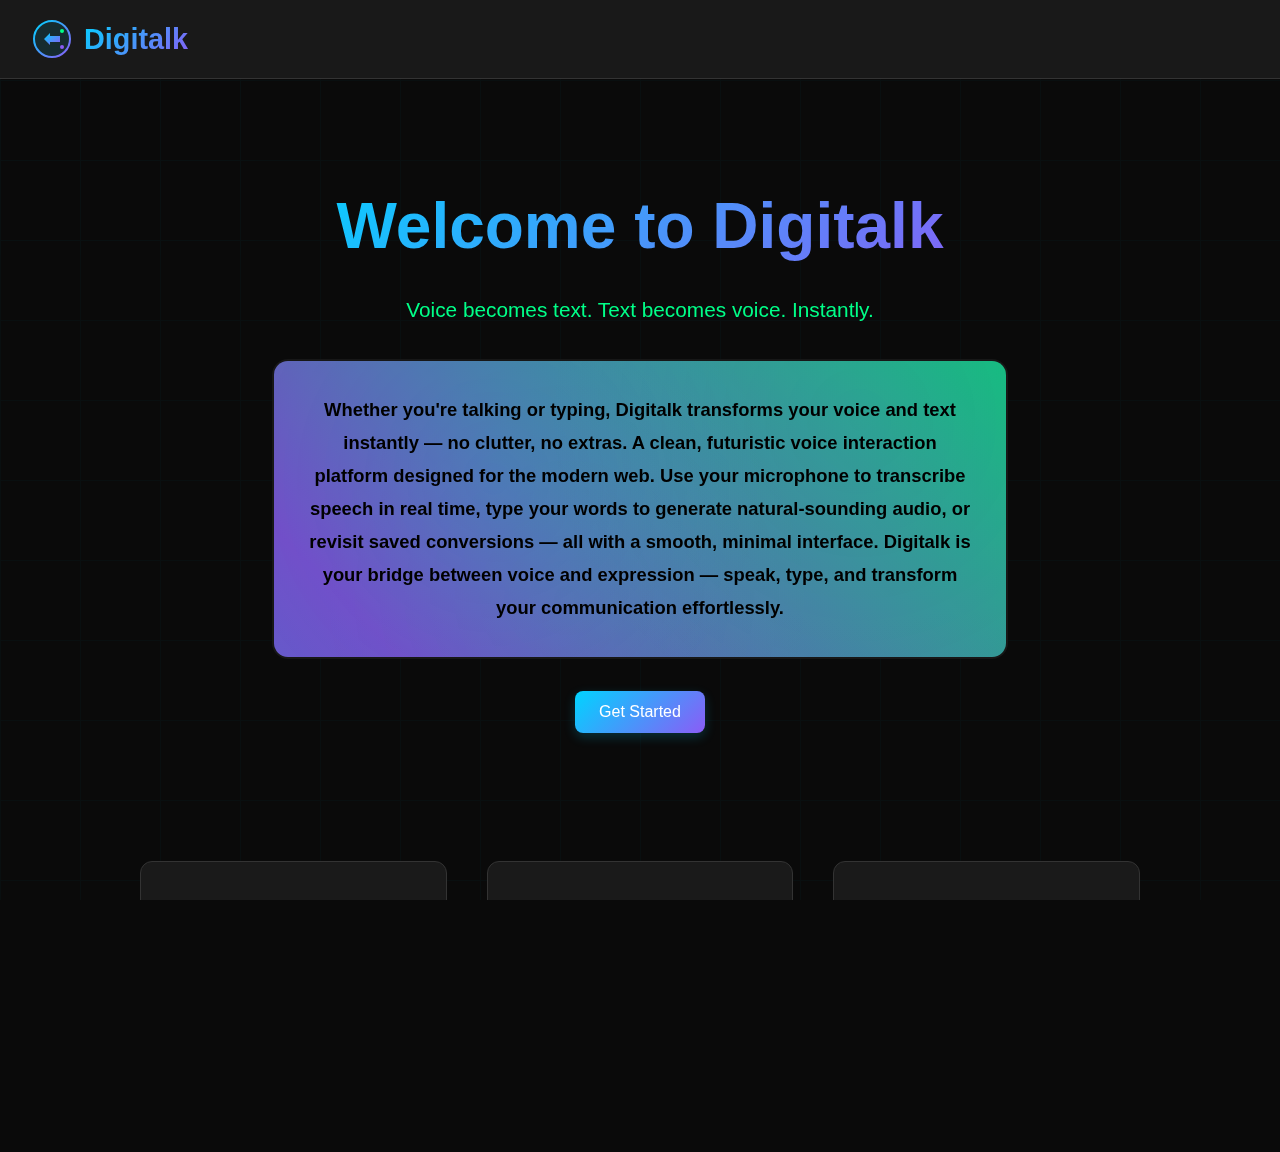
<file: index.html>
<!DOCTYPE html>
<html lang="en">
<head>
    <meta charset="UTF-8">
    <meta name="viewport" content="width=device-width, initial-scale=1.0">
    <title>Digitalk - Get Started</title>
    <link rel="stylesheet" href="styles.css">
</head>
<body class="dark-theme">
    <div class="matrix-bg"></div>
    
    <header>
        <nav class="navbar">
            <div class="nav-brand">
                <div class="logo">
                    <svg width="40" height="40" viewBox="0 0 40 40" fill="none" xmlns="http://www.w3.org/2000/svg">
                        <circle cx="20" cy="20" r="18" stroke="url(#gradient)" stroke-width="2" fill="rgba(0, 212, 255, 0.1)"/>
                        <path d="M12 20 L18 14 L18 17 L28 17 L28 20 L28 23 L18 23 L18 26 L12 20 Z" fill="url(#gradient)"/>
                        <circle cx="30" cy="12" r="2" fill="#00ff88"/>
                        <circle cx="30" cy="28" r="2" fill="#8b5cf6"/>
                        <defs>
                            <linearGradient id="gradient" x1="0%" y1="0%" x2="100%" y2="100%">
                                <stop offset="0%" style="stop-color:#00d4ff"/>
                                <stop offset="100%" style="stop-color:#8b5cf6"/>
                            </linearGradient>
                        </defs>
                    </svg>
                    <h1>Digitalk</h1>
                </div>
            </div>
            <div class="nav-controls">
                <!-- Dark mode only -->
            </div>
        </nav>
    </header>

    <main class="get-started-main">
        <div class="hero-section">
            <div class="hero-content">
                <h1 class="hero-title">Welcome to Digitalk</h1>
                <p class="hero-tagline">Voice becomes text. Text becomes voice. Instantly.</p>
                <div class="hero-description-box">
                    <p class="hero-description">
                        Whether you're talking or typing, Digitalk transforms your voice and text instantly — no clutter, no extras. A clean, futuristic voice interaction platform designed for the modern web. Use your microphone to transcribe speech in real time, type your words to generate natural-sounding audio, or revisit saved conversions — all with a smooth, minimal interface. Digitalk is your bridge between voice and expression — speak, type, and transform your communication effortlessly.
                    </p>
                </div>

                <div class="cta-buttons">
                    <button class="btn btn-primary" onclick="window.location.href='login.html'">
                        Get Started
                    </button>
                </div>
            </div>
        </div>

        <div class="features-preview">
            <div class="feature-card">
                <div class="feature-icon">🎤</div>
                <h3>Speech to Text</h3>
                <p>Convert voice to text using real-time transcription</p>
            </div>
            <div class="feature-card">
                <div class="feature-icon">🔊</div>
                <h3>Text to Speech</h3>
                <p>Transform text into natural-sounding voice output</p>
            </div>
            <div class="feature-card">
                <div class="feature-icon">💾</div>
                <h3>Save & Manage</h3>
                <p>Store and access all your conversions in your profile</p>
            </div>
        </div>
    </main>

    <script src="script.js"></script>
</body>
</html>
</file>
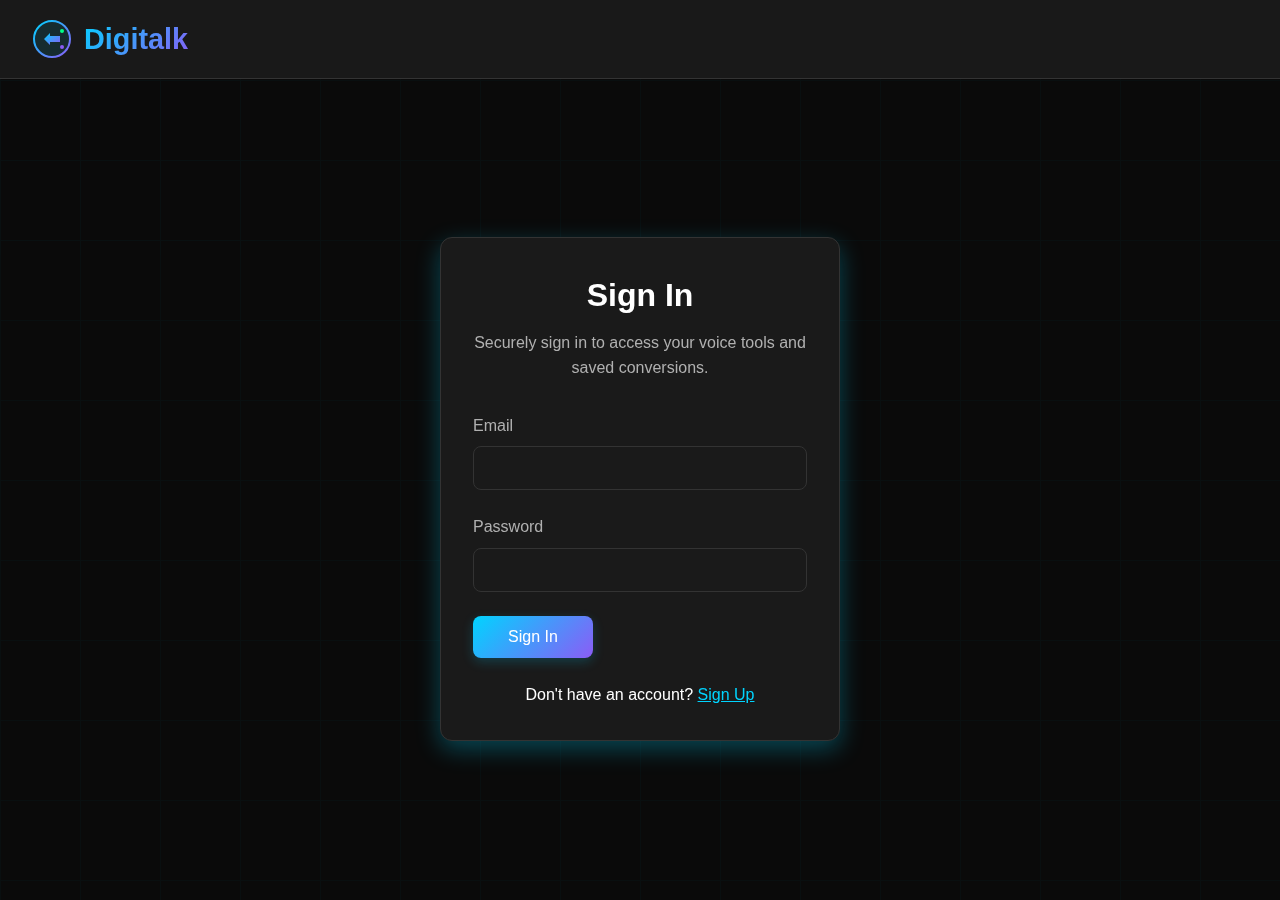
<file: home.html>
<!DOCTYPE html>
<html lang="en">
<head>
    <meta charset="UTF-8">
    <meta name="viewport" content="width=device-width, initial-scale=1.0">
    <title>Digitalk - Home</title>
    <link rel="stylesheet" href="styles.css">
</head>
<body class="dark-theme">
    <div class="matrix-bg"></div>
    
    <header>
        <nav class="navbar">
            <div class="nav-brand">
                <div class="logo">
                    <svg width="40" height="40" viewBox="0 0 40 40" fill="none" xmlns="http://www.w3.org/2000/svg">
                        <circle cx="20" cy="20" r="18" stroke="url(#gradient)" stroke-width="2" fill="rgba(0, 212, 255, 0.1)"/>
                        <path d="M12 20 L18 14 L18 17 L28 17 L28 20 L28 23 L18 23 L18 26 L12 20 Z" fill="url(#gradient)"/>
                        <circle cx="30" cy="12" r="2" fill="#00ff88"/>
                        <circle cx="30" cy="28" r="2" fill="#8b5cf6"/>
                        <defs>
                            <linearGradient id="gradient" x1="0%" y1="0%" x2="100%" y2="100%">
                                <stop offset="0%" style="stop-color:#00d4ff"/>
                                <stop offset="100%" style="stop-color:#8b5cf6"/>
                            </linearGradient>
                        </defs>
                    </svg>
                    <h1>Digitalk</h1>
                </div>
            </div>
            <div class="nav-menu">
                <a href="home.html" class="nav-link active">Home</a>
                <a href="speech-to-text.html" class="nav-link">Speech to Text</a>
                <a href="text-to-speech.html" class="nav-link">Text to Speech</a>
                <a href="profile.html" class="nav-link">Profile</a>
                <button class="nav-link logout-btn" id="logoutBtn">Logout</button>
            </div>
            <div class="nav-controls">
                <!-- Dark mode only -->
            </div>
        </nav>
    </header>

    <main class="home-main">
        <div class="welcome-section">
            <h1 class="welcome-title">Welcome back, <span id="userName">User</span></h1>
            <p class="welcome-subtitle">Choose what to do: convert speech, generate voice, or manage your experience.</p>
        </div>

        <div class="features-grid">
            <div class="feature-card clickable" onclick="window.location.href='speech-to-text.html'">
                <div class="feature-icon">🎤</div>
                <h3>Speech to Text</h3>
                <p>Use your microphone to speak and see your words transcribed in real time.</p>
                <div class="feature-arrow">→</div>
            </div>
            
            <div class="feature-card clickable" onclick="window.location.href='text-to-speech.html'">
                <div class="feature-icon">🔊</div>
                <h3>Text to Speech</h3>
                <p>Type your text and turn it into natural-sounding voice output in seconds.</p>
                <div class="feature-arrow">→</div>
            </div>
            
            <div class="feature-card clickable" onclick="window.location.href='profile.html'">
                <div class="feature-icon">👤</div>
                <h3>Profile</h3>
                <p>Update your personal details and access all your saved conversions.</p>
                <div class="feature-arrow">→</div>
            </div>
        </div>

        <div class="recent-activity">
            <h2>Recent Activity</h2>
            <div class="activity-list" id="recentActivity">
                <div class="activity-item empty-state">
                    <p>No recent activity. Start by converting speech to text or text to speech!</p>
                </div>
            </div>
        </div>
    </main>

    <script src="auth.js"></script>
    <script>
        // Load user data and recent activity on page load
        document.addEventListener('DOMContentLoaded', function() {
            loadUserData();
            loadRecentActivity();
        });

        function loadUserData() {
            const currentUser = getCurrentUser();
            if (currentUser) {
                document.getElementById('userName').textContent = currentUser.name;
            } else {
                window.location.href = 'login.html';
            }
        }

        function loadRecentActivity() {
            const currentUser = getCurrentUser();
            if (!currentUser) return;

            const conversions = JSON.parse(localStorage.getItem(`conversions_${currentUser.email}`)) || [];
            const recentConversions = conversions.slice(-5).reverse();
            
            const activityList = document.getElementById('recentActivity');
            
            if (recentConversions.length === 0) {
                activityList.innerHTML = `
                    <div class="activity-item empty-state">
                        <p>No recent activity. Start by converting speech to text or text to speech!</p>
                    </div>
                `;
            } else {
                activityList.innerHTML = recentConversions.map(conversion => `
                    <div class="activity-item">
                        <div class="activity-type">${conversion.type === 'stt' ? '🎤' : '🔊'}</div>
                        <div class="activity-content">
                            <h4>${conversion.type === 'stt' ? 'Speech to Text' : 'Text to Speech'}</h4>
                            <p>${conversion.text.substring(0, 100)}...</p>
                            <span class="activity-date">${new Date(conversion.timestamp).toLocaleDateString()}</span>
                        </div>
                    </div>
                `).join('');
            }
        }
    </script>
</body>
</html>
</file>
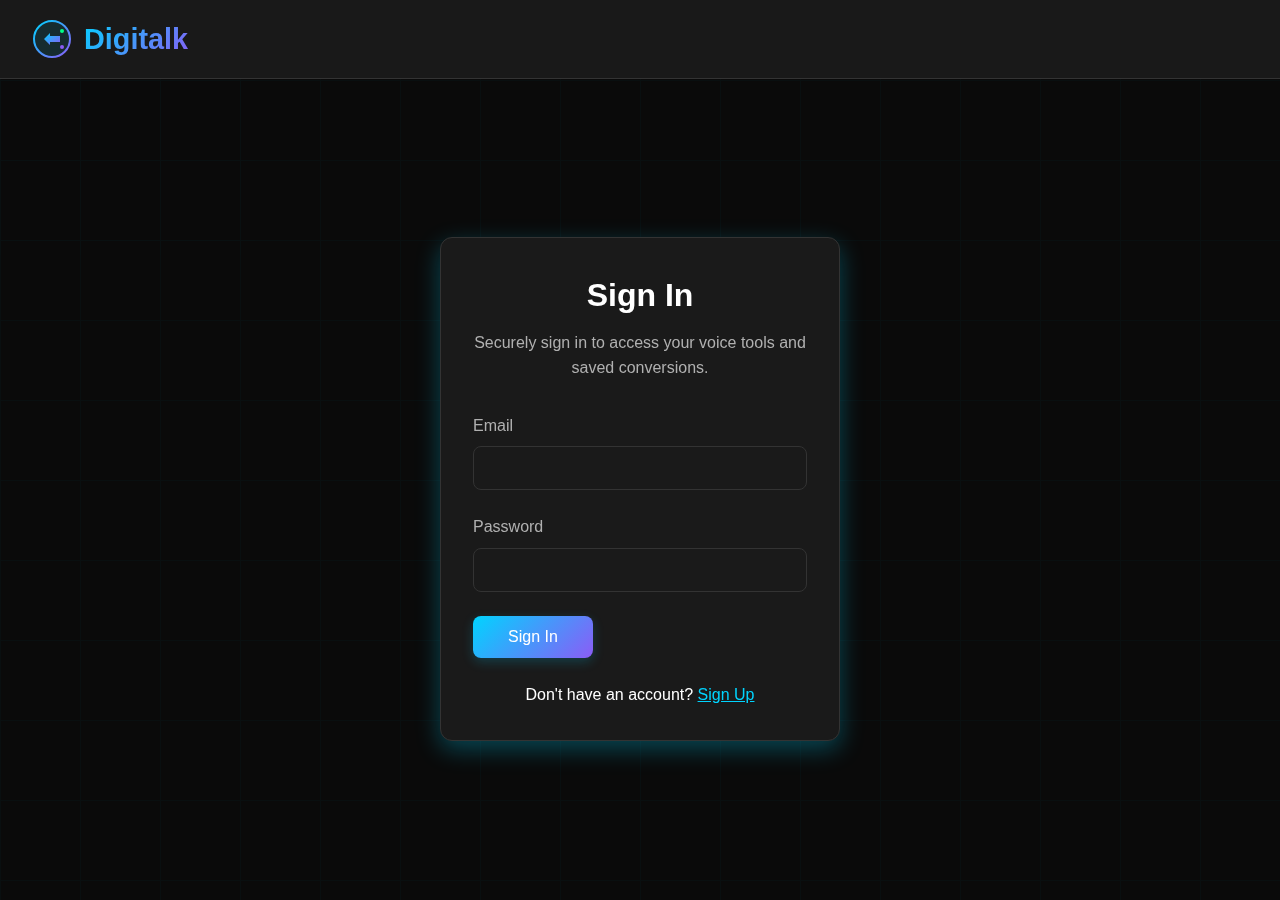
<file: login.html>
<!DOCTYPE html>
<html lang="en">
<head>
    <meta charset="UTF-8">
    <meta name="viewport" content="width=device-width, initial-scale=1.0">
    <title>Digitalk - Login</title>
    <link rel="stylesheet" href="styles.css">
</head>
<body class="dark-theme">
    <div class="matrix-bg"></div>
    
    <header>
        <nav class="navbar">
            <div class="nav-brand">
                <div class="logo" onclick="window.location.href='index.html'">
                    <svg width="40" height="40" viewBox="0 0 40 40" fill="none" xmlns="http://www.w3.org/2000/svg">
                        <circle cx="20" cy="20" r="18" stroke="url(#gradient)" stroke-width="2" fill="rgba(0, 212, 255, 0.1)"/>
                        <path d="M12 20 L18 14 L18 17 L28 17 L28 20 L28 23 L18 23 L18 26 L12 20 Z" fill="url(#gradient)"/>
                        <circle cx="30" cy="12" r="2" fill="#00ff88"/>
                        <circle cx="30" cy="28" r="2" fill="#8b5cf6"/>
                        <defs>
                            <linearGradient id="gradient" x1="0%" y1="0%" x2="100%" y2="100%">
                                <stop offset="0%" style="stop-color:#00d4ff"/>
                                <stop offset="100%" style="stop-color:#8b5cf6"/>
                            </linearGradient>
                        </defs>
                    </svg>
                    <h1>Digitalk</h1>
                </div>
            </div>
            <div class="nav-controls">
                <!-- Dark mode only -->
            </div>
        </nav>
    </header>

    <main class="auth-main">
        <div class="auth-container">
            <div class="auth-form-container">
                <h2 class="auth-title">Sign In</h2>
                <p class="auth-subtitle">Securely sign in to access your voice tools and saved conversions.</p>
                
                <form class="auth-form" id="loginForm">
                    <div class="form-group">
                        <label for="email">Email</label>
                        <input type="email" id="email" name="email" required>
                    </div>
                    
                    <div class="form-group">
                        <label for="password">Password</label>
                        <input type="password" id="password" name="password" required>
                    </div>
                    
                    <button type="submit" class="btn btn-primary">Sign In</button>
                </form>
                
                <div class="auth-switch">
                    <p>Don't have an account? <button class="link-btn" id="switchToSignup">Sign Up</button></p>
                </div>
            </div>
            
            <div class="auth-form-container" id="signupContainer" style="display: none;">
                <h2 class="auth-title">Create Account</h2>
                <p class="auth-subtitle">Create your account to begin transforming your voice and text.</p>
                
                <form class="auth-form" id="signupForm">
                    <div class="form-group">
                        <label for="signupName">Full Name</label>
                        <input type="text" id="signupName" name="name" required>
                    </div>
                    
                    <div class="form-group">
                        <label for="signupEmail">Email</label>
                        <input type="email" id="signupEmail" name="email" required>
                    </div>
                    
                    <div class="form-group">
                        <label for="signupPassword">Password</label>
                        <input type="password" id="signupPassword" name="password" required>
                    </div>
                    
                    <button type="submit" class="btn btn-primary">Create Account</button>
                </form>
                
                <div class="auth-switch">
                    <p>Already have an account? <button class="link-btn" id="switchToLogin">Sign In</button></p>
                </div>
            </div>
        </div>
        
        <div class="error-message" id="errorMessage"></div>
        <div class="success-message" id="successMessage"></div>
    </main>

    <script src="script.js"></script>
    <script src="auth.js"></script>
</body>
</html>
</file>
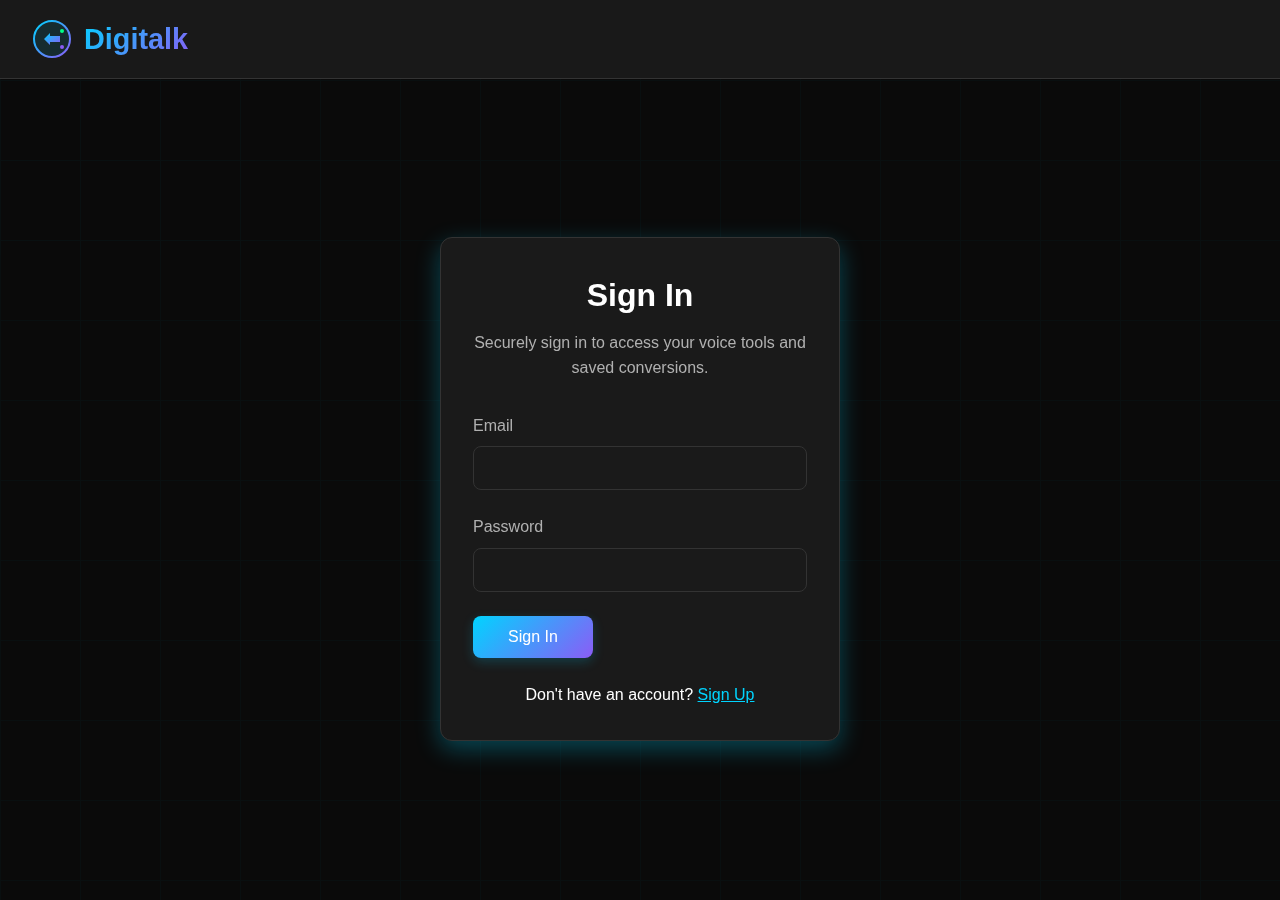
<file: profile.html>
<!DOCTYPE html>
<html lang="en">
<head>
    <meta charset="UTF-8">
    <meta name="viewport" content="width=device-width, initial-scale=1.0">
    <title>Digitalk - Profile</title>
    <link rel="stylesheet" href="styles.css">
</head>
<body class="dark-theme">
    <div class="matrix-bg"></div>
    
    <header>
        <nav class="navbar">
            <div class="nav-brand">
                <div class="logo" onclick="window.location.href='home.html'">
                    <svg width="40" height="40" viewBox="0 0 40 40" fill="none" xmlns="http://www.w3.org/2000/svg">
                        <circle cx="20" cy="20" r="18" stroke="url(#gradient)" stroke-width="2" fill="rgba(0, 212, 255, 0.1)"/>
                        <path d="M12 20 L18 14 L18 17 L28 17 L28 20 L28 23 L18 23 L18 26 L12 20 Z" fill="url(#gradient)"/>
                        <circle cx="30" cy="12" r="2" fill="#00ff88"/>
                        <circle cx="30" cy="28" r="2" fill="#8b5cf6"/>
                        <defs>
                            <linearGradient id="gradient" x1="0%" y1="0%" x2="100%" y2="100%">
                                <stop offset="0%" style="stop-color:#00d4ff"/>
                                <stop offset="100%" style="stop-color:#8b5cf6"/>
                            </linearGradient>
                        </defs>
                    </svg>
                    <h1>Digitalk</h1>
                </div>
            </div>
            <div class="nav-menu">
                <a href="home.html" class="nav-link">Home</a>
                <a href="speech-to-text.html" class="nav-link">Speech to Text</a>
                <a href="text-to-speech.html" class="nav-link">Text to Speech</a>
                <a href="profile.html" class="nav-link active">Profile</a>
                <button class="nav-link logout-btn" id="logoutBtn">Logout</button>
            </div>
            <div class="nav-controls">
                <!-- Dark mode only -->
            </div>
        </nav>
    </header>

    <main class="profile-main">
        <div class="profile-header">
            <h1>Profile</h1>
            <p>Update your personal details and access all your saved conversions.</p>
        </div>

        <div class="profile-container">
            <div class="profile-info">
                <div class="user-card">
                    <div class="user-avatar">
                        <span id="userInitials">U</span>
                    </div>
                    <div class="user-details">
                        <h2 id="profileName">User Name</h2>
                        <p id="profileEmail">user@example.com</p>
                        <p class="member-since">Member since <span id="memberDate">January 2024</span></p>
                    </div>
                    <button class="btn btn-secondary" id="editProfileBtn">Edit Profile</button>
                </div>

                <div class="stats-grid">
                    <div class="stat-card">
                        <div class="stat-number" id="totalConversions">0</div>
                        <div class="stat-label">Total Conversions</div>
                    </div>
                    <div class="stat-card">
                        <div class="stat-number" id="sttCount">0</div>
                        <div class="stat-label">Speech to Text</div>
                    </div>
                    <div class="stat-card">
                        <div class="stat-number" id="ttsCount">0</div>
                        <div class="stat-label">Text to Speech</div>
                    </div>
                </div>
            </div>

            <div class="conversions-section">
                <div class="section-header">
                    <h2>Saved Conversions</h2>
                    <div class="filter-controls">
                        <select id="typeFilter">
                            <option value="all">All Types</option>
                            <option value="stt">Speech to Text</option>
                            <option value="tts">Text to Speech</option>
                        </select>
                        <select id="sortOrder">
                            <option value="newest">Newest First</option>
                            <option value="oldest">Oldest First</option>
                        </select>
                    </div>
                </div>

                <div class="conversions-list" id="conversionsList">
                    <div class="empty-state">
                        <div class="empty-icon">📝</div>
                        <h3>No saved conversions yet</h3>
                        <p>Start using Speech to Text or Text to Speech features to see your saved conversions here.</p>
                        <div class="empty-actions">
                            <button class="btn btn-primary" onclick="window.location.href='speech-to-text.html'">
                                Try Speech to Text
                            </button>
                            <button class="btn btn-secondary" onclick="window.location.href='text-to-speech.html'">
                                Try Text to Speech
                            </button>
                        </div>
                    </div>
                </div>
            </div>
        </div>

        <!-- Edit Profile Modal -->
        <div class="modal" id="editProfileModal">
            <div class="modal-content">
                <div class="modal-header">
                    <h3>Edit Profile</h3>
                    <button class="modal-close" id="closeModal">&times;</button>
                </div>
                <form class="modal-body" id="editProfileForm">
                    <div class="form-group">
                        <label for="editName">Full Name</label>
                        <input type="text" id="editName" name="name" required>
                    </div>
                    <div class="form-group">
                        <label for="editEmail">Email</label>
                        <input type="email" id="editEmail" name="email" required>
                    </div>
                    <div class="modal-actions">
                        <button type="button" class="btn btn-secondary" id="cancelEdit">Cancel</button>
                        <button type="submit" class="btn btn-primary">Save Changes</button>
                    </div>
                </form>
            </div>
        </div>

        <!-- Conversion Detail Modal -->
        <div class="modal" id="conversionModal">
            <div class="modal-content large">
                <div class="modal-header">
                    <h3 id="conversionModalTitle">Conversion Details</h3>
                    <button class="modal-close" id="closeConversionModal">&times;</button>
                </div>
                <div class="modal-body" id="conversionModalBody">
                    <!-- Dynamic content will be inserted here -->
                </div>
                <div class="modal-actions">
                    <button class="btn btn-secondary" id="deleteConversion">Delete</button>
                    <button class="btn btn-primary" id="copyConversionText">Copy Text</button>
                </div>
            </div>
        </div>

        <div class="error-message" id="errorMessage"></div>
        <div class="success-message" id="successMessage"></div>
    </main>

    <script src="auth.js"></script>
    <script>
        let currentConversions = [];
        let selectedConversion = null;

        document.addEventListener('DOMContentLoaded', function() {
            checkAuth();
            loadProfileData();
            setupEventListeners();
        });

        function loadProfileData() {
            const currentUser = getCurrentUser();
            if (!currentUser) {
                window.location.href = 'login.html';
                return;
            }

            // Load user profile info
            document.getElementById('profileName').textContent = currentUser.name;
            document.getElementById('profileEmail').textContent = currentUser.email;
            document.getElementById('userInitials').textContent = currentUser.name.charAt(0).toUpperCase();
            
            // Set member date (using registration date if available)
            const memberDate = new Date(currentUser.registrationDate || Date.now()).toLocaleDateString('en-US', {
                year: 'numeric',
                month: 'long'
            });
            document.getElementById('memberDate').textContent = memberDate;

            // Load conversions
            loadConversions();
        }

        function loadConversions() {
            const currentUser = getCurrentUser();
            if (!currentUser) return;

            currentConversions = JSON.parse(localStorage.getItem(`conversions_${currentUser.email}`)) || [];
            
            // Update stats
            updateStats();
            
            // Display conversions
            displayConversions();
        }

        function updateStats() {
            const totalConversions = currentConversions.length;
            const sttCount = currentConversions.filter(c => c.type === 'stt').length;
            const ttsCount = currentConversions.filter(c => c.type === 'tts').length;

            document.getElementById('totalConversions').textContent = totalConversions;
            document.getElementById('sttCount').textContent = sttCount;
            document.getElementById('ttsCount').textContent = ttsCount;
        }

        function displayConversions() {
            const conversionsList = document.getElementById('conversionsList');
            const typeFilter = document.getElementById('typeFilter').value;
            const sortOrder = document.getElementById('sortOrder').value;

            // Filter conversions
            let filteredConversions = currentConversions;
            if (typeFilter !== 'all') {
                filteredConversions = currentConversions.filter(c => c.type === typeFilter);
            }

            // Sort conversions
            filteredConversions.sort((a, b) => {
                return sortOrder === 'newest' ? b.timestamp - a.timestamp : a.timestamp - b.timestamp;
            });

            if (filteredConversions.length === 0) {
                conversionsList.innerHTML = `
                    <div class="empty-state">
                        <div class="empty-icon">📝</div>
                        <h3>No saved conversions yet</h3>
                        <p>Start using Speech to Text or Text to Speech features to see your saved conversions here.</p>
                        <div class="empty-actions">
                            <button class="btn btn-primary" onclick="window.location.href='speech-to-text.html'">
                                Try Speech to Text
                            </button>
                            <button class="btn btn-secondary" onclick="window.location.href='text-to-speech.html'">
                                Try Text to Speech
                            </button>
                        </div>
                    </div>
                `;
                return;
            }

            conversionsList.innerHTML = filteredConversions.map(conversion => `
                <div class="conversion-item" onclick="viewConversion(${conversion.id})">
                    <div class="conversion-type">
                        ${conversion.type === 'stt' ? '🎤' : '🔊'}
                    </div>
                    <div class="conversion-content">
                        <div class="conversion-header">
                            <h4>${conversion.type === 'stt' ? 'Speech to Text' : 'Text to Speech'}</h4>
                            <span class="conversion-date">${formatDate(conversion.timestamp)}</span>
                        </div>
                        <p class="conversion-preview">${truncateText(conversion.text, 100)}</p>
                        <div class="conversion-meta">
                            ${conversion.type === 'stt' ? 
                                `<span>Language: ${getLanguageName(conversion.language)}</span>` :
                                `<span>Voice: ${conversion.voice}</span>`
                            }
                        </div>
                    </div>
                    <div class="conversion-actions">
                        <button class="btn-icon" onclick="event.stopPropagation(); copyText('${conversion.text}')" title="Copy">
                            📋
                        </button>
                        <button class="btn-icon delete" onclick="event.stopPropagation(); deleteConversion(${conversion.id})" title="Delete">
                            🗑️
                        </button>
                    </div>
                </div>
            `).join('');
        }

        function setupEventListeners() {
            // Filter and sort controls
            document.getElementById('typeFilter').addEventListener('change', displayConversions);
            document.getElementById('sortOrder').addEventListener('change', displayConversions);

            // Edit profile modal
            document.getElementById('editProfileBtn').addEventListener('click', openEditProfileModal);
            document.getElementById('closeModal').addEventListener('click', closeEditProfileModal);
            document.getElementById('cancelEdit').addEventListener('click', closeEditProfileModal);
            document.getElementById('editProfileForm').addEventListener('submit', saveProfileChanges);

            // Conversion modal
            document.getElementById('closeConversionModal').addEventListener('click', closeConversionModal);
            document.getElementById('copyConversionText').addEventListener('click', copyConversionText);
            document.getElementById('deleteConversion').addEventListener('click', deleteSelectedConversion);

            // Close modals when clicking outside
            window.addEventListener('click', function(event) {
                const editModal = document.getElementById('editProfileModal');
                const conversionModal = document.getElementById('conversionModal');
                
                if (event.target === editModal) {
                    closeEditProfileModal();
                }
                if (event.target === conversionModal) {
                    closeConversionModal();
                }
            });
        }

        function openEditProfileModal() {
            const currentUser = getCurrentUser();
            document.getElementById('editName').value = currentUser.name;
            document.getElementById('editEmail').value = currentUser.email;
            document.getElementById('editProfileModal').style.display = 'block';
        }

        function closeEditProfileModal() {
            document.getElementById('editProfileModal').style.display = 'none';
        }

        function saveProfileChanges(event) {
            event.preventDefault();
            
            const newName = document.getElementById('editName').value.trim();
            const newEmail = document.getElementById('editEmail').value.trim();
            
            if (!newName || !newEmail) {
                showError('Please fill in all fields');
                return;
            }

            const currentUser = getCurrentUser();
            const updatedUser = {
                ...currentUser,
                name: newName,
                email: newEmail
            };

            // Update user data
            const users = JSON.parse(localStorage.getItem('users')) || [];
            const userIndex = users.findIndex(u => u.email === currentUser.email);
            if (userIndex !== -1) {
                users[userIndex] = updatedUser;
                localStorage.setItem('users', JSON.stringify(users));
                localStorage.setItem('currentUser', JSON.stringify(updatedUser));
                
                loadProfileData();
                closeEditProfileModal();
                showSuccess('Profile updated successfully!');
            } else {
                showError('Error updating profile');
            }
        }

        function viewConversion(id) {
            selectedConversion = currentConversions.find(c => c.id === id);
            if (!selectedConversion) return;

            const modal = document.getElementById('conversionModal');
            const title = document.getElementById('conversionModalTitle');
            const body = document.getElementById('conversionModalBody');

            title.textContent = selectedConversion.type === 'stt' ? 'Speech to Text Conversion' : 'Text to Speech Conversion';
            
            body.innerHTML = `
                <div class="conversion-details">
                    <div class="detail-row">
                        <label>Date:</label>
                        <span>${formatDate(selectedConversion.timestamp)}</span>
                    </div>
                    <div class="detail-row">
                        <label>Type:</label>
                        <span>${selectedConversion.type === 'stt' ? 'Speech to Text' : 'Text to Speech'}</span>
                    </div>
                    ${selectedConversion.type === 'stt' ? `
                        <div class="detail-row">
                            <label>Language:</label>
                            <span>${getLanguageName(selectedConversion.language)}</span>
                        </div>
                        <div class="detail-row">
                            <label>Confidence:</label>
                            <span>${selectedConversion.confidence || 'N/A'}</span>
                        </div>
                        <div class="detail-row">
                            <label>Word Count:</label>
                            <span>${selectedConversion.wordCount || 'N/A'}</span>
                        </div>
                    ` : `
                        <div class="detail-row">
                            <label>Voice:</label>
                            <span>${selectedConversion.voice}</span>
                        </div>
                        <div class="detail-row">
                            <label>Rate:</label>
                            <span>${selectedConversion.rate}x</span>
                        </div>
                        <div class="detail-row">
                            <label>Pitch:</label>
                            <span>${selectedConversion.pitch}</span>
                        </div>
                    `}
                    <div class="detail-row full-width">
                        <label>Text:</label>
                        <div class="text-content">${selectedConversion.text}</div>
                    </div>
                </div>
            `;

            modal.style.display = 'block';
        }

        function closeConversionModal() {
            document.getElementById('conversionModal').style.display = 'none';
            selectedConversion = null;
        }

        function copyConversionText() {
            if (selectedConversion) {
                copyText(selectedConversion.text);
            }
        }

        function deleteSelectedConversion() {
            if (selectedConversion) {
                deleteConversion(selectedConversion.id);
                closeConversionModal();
            }
        }

        function deleteConversion(id) {
            if (!confirm('Are you sure you want to delete this conversion?')) {
                return;
            }

            const currentUser = getCurrentUser();
            if (!currentUser) return;

            currentConversions = currentConversions.filter(c => c.id !== id);
            localStorage.setItem(`conversions_${currentUser.email}`, JSON.stringify(currentConversions));
            
            updateStats();
            displayConversions();
            showSuccess('Conversion deleted successfully!');
        }

        function copyText(text) {
            navigator.clipboard.writeText(text).then(() => {
                showSuccess('Text copied to clipboard!');
            }).catch(() => {
                // Fallback for older browsers
                const textArea = document.createElement('textarea');
                textArea.value = text;
                document.body.appendChild(textArea);
                textArea.select();
                document.execCommand('copy');
                document.body.removeChild(textArea);
                showSuccess('Text copied to clipboard!');
            });
        }

        function formatDate(timestamp) {
            return new Date(timestamp).toLocaleDateString('en-US', {
                year: 'numeric',
                month: 'long',
                day: 'numeric',
                hour: '2-digit',
                minute: '2-digit'
            });
        }

        function truncateText(text, maxLength) {
            return text.length > maxLength ? text.substring(0, maxLength) + '...' : text;
        }

        function getLanguageName(code) {
            const languages = {
                'en-US': 'English (US)',
                'en-GB': 'English (UK)',
                'es-ES': 'Spanish',
                'fr-FR': 'French',
                'de-DE': 'German',
                'it-IT': 'Italian',
                'pt-BR': 'Portuguese (Brazil)',
                'ja-JP': 'Japanese',
                'ko-KR': 'Korean',
                'zh-CN': 'Chinese (Mandarin)'
            };
            return languages[code] || code;
        }

        function showError(message) {
            const errorDiv = document.getElementById('errorMessage');
            errorDiv.textContent = message;
            errorDiv.style.display = 'block';
            setTimeout(() => {
                errorDiv.style.display = 'none';
            }, 5000);
        }

        function showSuccess(message) {
            const successDiv = document.getElementById('successMessage');
            successDiv.textContent = message;
            successDiv.style.display = 'block';
            setTimeout(() => {
                successDiv.style.display = 'none';
            }, 3000);
        }
    </script>
</body>
</html>
</file>
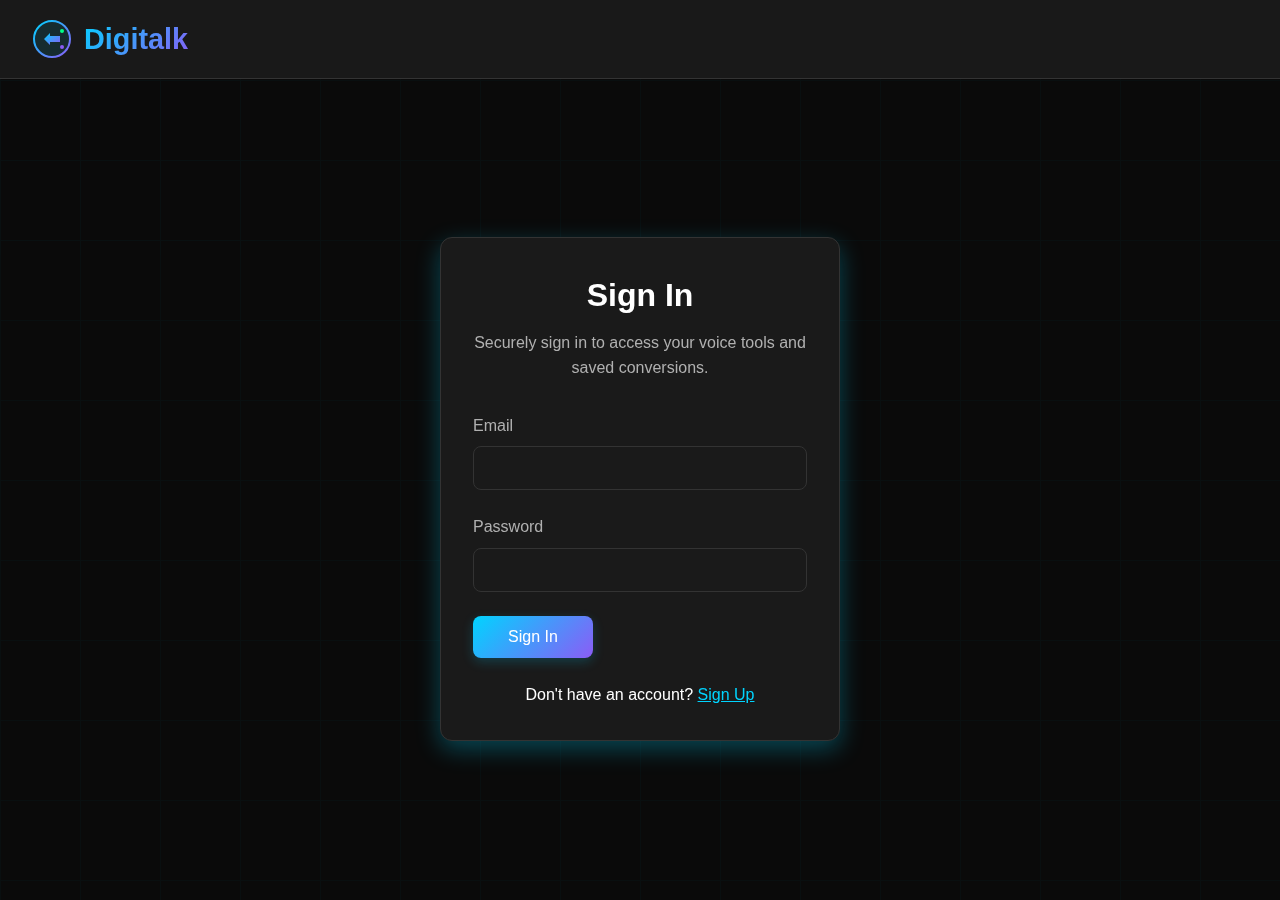
<file: speech-to-text.html>
<!DOCTYPE html>
<html lang="en">
<head>
    <meta charset="UTF-8">
    <meta name="viewport" content="width=device-width, initial-scale=1.0">
    <title>Digitalk - Speech to Text</title>
    <link rel="stylesheet" href="styles.css">
</head>
<body class="dark-theme">
    <div class="matrix-bg"></div>
    
    <header>
        <nav class="navbar">
            <div class="nav-brand">
                <div class="logo" onclick="window.location.href='home.html'">
                    <svg width="40" height="40" viewBox="0 0 40 40" fill="none" xmlns="http://www.w3.org/2000/svg">
                        <circle cx="20" cy="20" r="18" stroke="url(#gradient)" stroke-width="2" fill="rgba(0, 212, 255, 0.1)"/>
                        <path d="M12 20 L18 14 L18 17 L28 17 L28 20 L28 23 L18 23 L18 26 L12 20 Z" fill="url(#gradient)"/>
                        <circle cx="30" cy="12" r="2" fill="#00ff88"/>
                        <circle cx="30" cy="28" r="2" fill="#8b5cf6"/>
                        <defs>
                            <linearGradient id="gradient" x1="0%" y1="0%" x2="100%" y2="100%">
                                <stop offset="0%" style="stop-color:#00d4ff"/>
                                <stop offset="100%" style="stop-color:#8b5cf6"/>
                            </linearGradient>
                        </defs>
                    </svg>
                    <h1>Digitalk</h1>
                </div>
            </div>
            <div class="nav-menu">
                <a href="home.html" class="nav-link">Home</a>
                <a href="speech-to-text.html" class="nav-link active">Speech to Text</a>
                <a href="text-to-speech.html" class="nav-link">Text to Speech</a>
                <a href="profile.html" class="nav-link">Profile</a>
                <button class="nav-link logout-btn" id="logoutBtn">Logout</button>
            </div>
            <div class="nav-controls">
                <!-- Dark mode only -->
            </div>
        </nav>
    </header>

    <main class="stt-main">
        <div class="feature-header">
            <h1>Speech to Text</h1>
            <p>Use your microphone to speak and see your words transcribed in real time.</p>
        </div>

        <div class="stt-container">
            <div class="microphone-section">
                <div class="mic-visual" id="micVisual">
                    <div class="mic-icon">🎤</div>
                    <div class="mic-status" id="micStatus">Click to start listening</div>
                </div>
                
                <div class="mic-controls">
                    <button class="btn btn-primary mic-btn" id="startBtn">
                        <span class="btn-icon">🎤</span>
                        Start Listening
                    </button>
                    <button class="btn btn-secondary mic-btn" id="stopBtn" disabled>
                        <span class="btn-icon">⏹️</span>
                        Stop
                    </button>
                </div>

                <div class="language-controls">
                    <div class="form-group">
                        <label for="languageSelect">English Accent</label>
                        <select id="languageSelect">
                            <option value="en-US">English (US)</option>
                            <option value="en-GB">English (UK)</option>
                            <option value="en-AU">English (Australia)</option>
                            <option value="en-CA">English (Canada)</option>
                        </select>
                    </div>
                </div>
            </div>

            <div class="transcription-section">
                <div class="form-group">
                    <label for="transcriptionOutput">Transcription</label>
                    <textarea id="transcriptionOutput" placeholder="Your speech will appear here..." rows="8" readonly></textarea>
                    <div class="transcription-info">
                        <span class="word-count">Words: <span id="wordCount">0</span></span>
                        <span class="confidence" id="confidenceLevel"></span>
                    </div>
                </div>

                <div class="action-buttons">
                    <button class="btn btn-secondary" id="clearBtn">
                        <span class="btn-icon">🗑️</span>
                        Clear
                    </button>
                    <button class="btn btn-secondary" id="copyBtn" disabled>
                        <span class="btn-icon">📋</span>
                        Copy
                    </button>
                    <button class="btn btn-primary" id="saveBtn" disabled>
                        <span class="btn-icon">💾</span>
                        Save
                    </button>
                </div>
            </div>
        </div>

        <div class="error-message" id="errorMessage"></div>
        <div class="success-message" id="successMessage"></div>
    </main>

    <script src="auth.js"></script>
    <script src="speech.js"></script>
    <script>
        // Initialize STT functionality
        document.addEventListener('DOMContentLoaded', function() {
            checkAuth();
            initializeSTT();
        });

        let recognition = null;
        let isListening = false;
        let finalTranscript = '';
        let interimTranscript = '';

        function initializeSTT() {
            setupSpeechRecognition();
            setupEventListeners();
        }

        function setupSpeechRecognition() {
            if (!('webkitSpeechRecognition' in window) && !('SpeechRecognition' in window)) {
                showError('Speech recognition is not supported in this browser. Please use Chrome, Edge, or Safari.');
                document.getElementById('startBtn').disabled = true;
                return;
            }

            const SpeechRecognition = window.SpeechRecognition || window.webkitSpeechRecognition;
            recognition = new SpeechRecognition();

            recognition.continuous = true;
            recognition.interimResults = true;
            recognition.maxAlternatives = 1;

            recognition.onstart = function() {
                isListening = true;
                updateMicStatus('Listening...', 'listening');
                document.getElementById('startBtn').disabled = true;
                document.getElementById('stopBtn').disabled = false;
            };

            recognition.onresult = function(event) {
                interimTranscript = '';
                
                for (let i = event.resultIndex; i < event.results.length; i++) {
                    const transcript = event.results[i][0].transcript;
                    
                    if (event.results[i].isFinal) {
                        finalTranscript += transcript + ' ';
                        
                        // Show confidence level
                        const confidence = Math.round(event.results[i][0].confidence * 100);
                        document.getElementById('confidenceLevel').textContent = `Confidence: ${confidence}%`;
                    } else {
                        interimTranscript += transcript;
                    }
                }

                displayTranscription();
                updateWordCount();
            };

            recognition.onerror = function(event) {
                console.error('Speech recognition error:', event.error);
                let errorMessage = 'Speech recognition error occurred.';
                
                switch(event.error) {
                    case 'no-speech':
                        errorMessage = 'No speech detected. Please try again.';
                        break;
                    case 'audio-capture':
                        errorMessage = 'Microphone not accessible. Please check permissions.';
                        break;
                    case 'not-allowed':
                        errorMessage = 'Microphone permission denied. Please allow microphone access.';
                        break;
                    case 'network':
                        errorMessage = 'Network error occurred. Please check your connection.';
                        break;
                }
                
                showError(errorMessage);
                stopListening();
            };

            recognition.onend = function() {
                if (isListening) {
                    updateMicStatus('Processing...', 'processing');
                    setTimeout(() => {
                        updateMicStatus('Click to start listening', 'idle');
                    }, 1000);
                }
                
                isListening = false;
                document.getElementById('startBtn').disabled = false;
                document.getElementById('stopBtn').disabled = true;
            };
        }

        function setupEventListeners() {
            const startBtn = document.getElementById('startBtn');
            const stopBtn = document.getElementById('stopBtn');
            const clearBtn = document.getElementById('clearBtn');
            const copyBtn = document.getElementById('copyBtn');
            const saveBtn = document.getElementById('saveBtn');
            const languageSelect = document.getElementById('languageSelect');

            startBtn.addEventListener('click', startListening);
            stopBtn.addEventListener('click', stopListening);
            clearBtn.addEventListener('click', clearTranscription);
            copyBtn.addEventListener('click', copyTranscription);
            saveBtn.addEventListener('click', saveTranscription);

            languageSelect.addEventListener('change', function() {
                if (recognition) {
                    recognition.lang = this.value;
                }
            });
        }

        function startListening() {
            if (!recognition) {
                showError('Speech recognition not available');
                return;
            }

            try {
                recognition.lang = document.getElementById('languageSelect').value;
                recognition.start();
            } catch (error) {
                showError('Failed to start speech recognition: ' + error.message);
            }
        }

        function stopListening() {
            if (recognition && isListening) {
                recognition.stop();
                isListening = false;
            }
        }

        function displayTranscription() {
            const output = document.getElementById('transcriptionOutput');
            const fullTranscript = finalTranscript + interimTranscript;
            output.value = fullTranscript;
            
            // Enable/disable buttons based on content
            const hasContent = fullTranscript.trim().length > 0;
            document.getElementById('copyBtn').disabled = !hasContent;
            document.getElementById('saveBtn').disabled = !hasContent;
        }

        function updateWordCount() {
            const text = finalTranscript + interimTranscript;
            const words = text.trim().split(/\s+/).filter(word => word.length > 0);
            document.getElementById('wordCount').textContent = words.length;
        }

        function updateMicStatus(message, type) {
            const micStatus = document.getElementById('micStatus');
            const micVisual = document.getElementById('micVisual');
            
            micStatus.textContent = message;
            micVisual.className = `mic-visual ${type}`;
        }

        function clearTranscription() {
            finalTranscript = '';
            interimTranscript = '';
            document.getElementById('transcriptionOutput').value = '';
            document.getElementById('wordCount').textContent = '0';
            document.getElementById('confidenceLevel').textContent = '';
            document.getElementById('copyBtn').disabled = true;
            document.getElementById('saveBtn').disabled = true;
        }

        function copyTranscription() {
            const output = document.getElementById('transcriptionOutput');
            if (output.value.trim()) {
                navigator.clipboard.writeText(output.value).then(() => {
                    showSuccess('Text copied to clipboard!');
                }).catch(() => {
                    // Fallback for older browsers
                    output.select();
                    document.execCommand('copy');
                    showSuccess('Text copied to clipboard!');
                });
            }
        }

        function saveTranscription() {
            const text = document.getElementById('transcriptionOutput').value.trim();
            const language = document.getElementById('languageSelect').value;
            const confidence = document.getElementById('confidenceLevel').textContent;
            
            if (!text) {
                showError('No transcription to save');
                return;
            }

            const currentUser = getCurrentUser();
            if (!currentUser) {
                showError('Please log in to save transcriptions');
                return;
            }

            const conversion = {
                id: Date.now(),
                type: 'stt',
                text: text,
                language: language,
                confidence: confidence,
                wordCount: document.getElementById('wordCount').textContent,
                timestamp: Date.now()
            };

            const existingConversions = JSON.parse(localStorage.getItem(`conversions_${currentUser.email}`)) || [];
            existingConversions.push(conversion);
            localStorage.setItem(`conversions_${currentUser.email}`, JSON.stringify(existingConversions));

            showSuccess('Transcription saved successfully!');
        }

        function showError(message) {
            const errorDiv = document.getElementById('errorMessage');
            errorDiv.textContent = message;
            errorDiv.style.display = 'block';
            setTimeout(() => {
                errorDiv.style.display = 'none';
            }, 5000);
        }

        function showSuccess(message) {
            const successDiv = document.getElementById('successMessage');
            successDiv.textContent = message;
            successDiv.style.display = 'block';
            setTimeout(() => {
                successDiv.style.display = 'none';
            }, 3000);
        }
    </script>
</body>
</html>
</file>
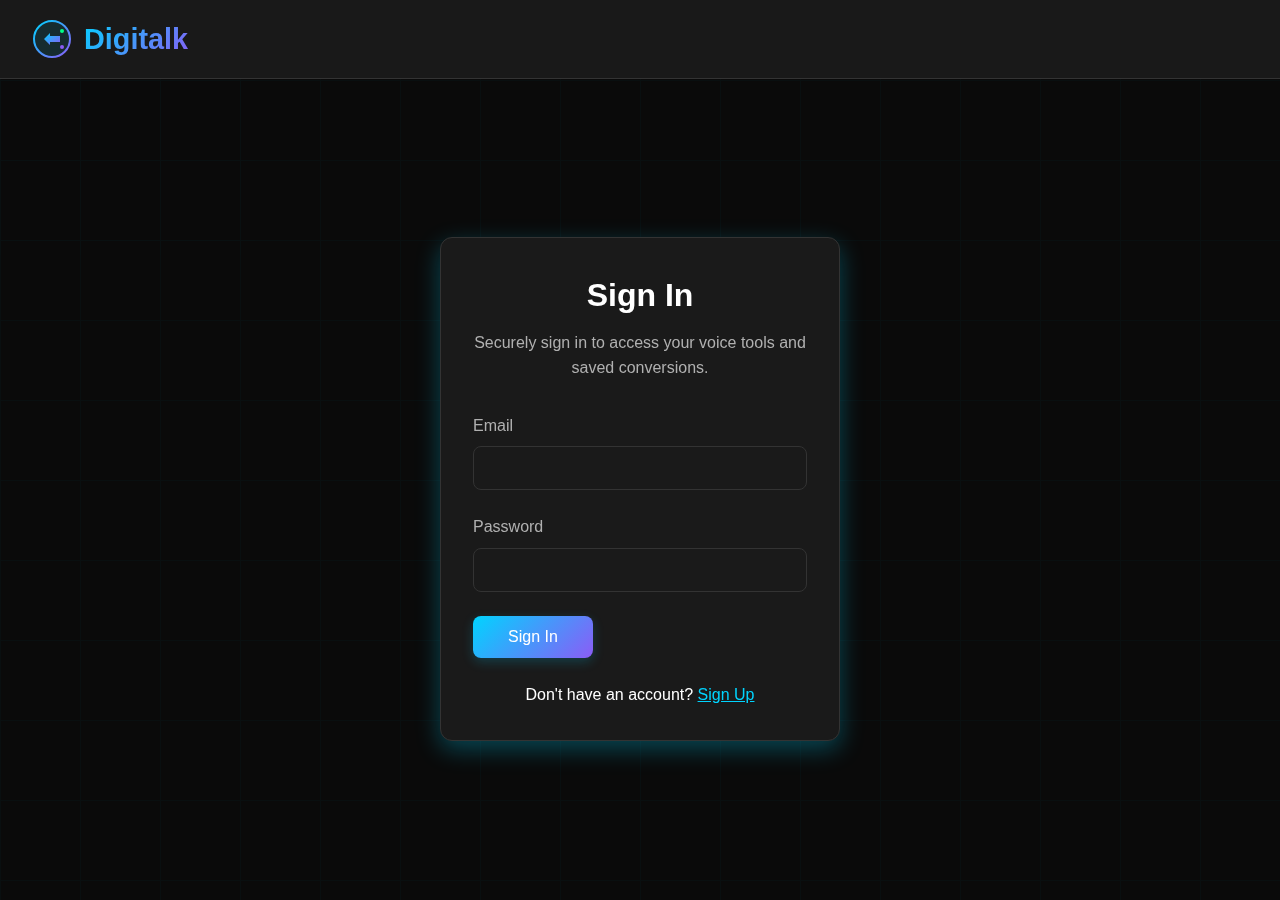
<file: text-to-speech.html>
<!DOCTYPE html>
<html lang="en">
<head>
    <meta charset="UTF-8">
    <meta name="viewport" content="width=device-width, initial-scale=1.0">
    <title>Digitalk - Text to Speech</title>
    <link rel="stylesheet" href="styles.css">
</head>
<body class="dark-theme">
    <div class="matrix-bg"></div>
    
    <header>
        <nav class="navbar">
            <div class="nav-brand">
                <div class="logo" onclick="window.location.href='home.html'">
                    <svg width="40" height="40" viewBox="0 0 40 40" fill="none" xmlns="http://www.w3.org/2000/svg">
                        <circle cx="20" cy="20" r="18" stroke="url(#gradient)" stroke-width="2" fill="rgba(0, 212, 255, 0.1)"/>
                        <path d="M12 20 L18 14 L18 17 L28 17 L28 20 L28 23 L18 23 L18 26 L12 20 Z" fill="url(#gradient)"/>
                        <circle cx="30" cy="12" r="2" fill="#00ff88"/>
                        <circle cx="30" cy="28" r="2" fill="#8b5cf6"/>
                        <defs>
                            <linearGradient id="gradient" x1="0%" y1="0%" x2="100%" y2="100%">
                                <stop offset="0%" style="stop-color:#00d4ff"/>
                                <stop offset="100%" style="stop-color:#8b5cf6"/>
                            </linearGradient>
                        </defs>
                    </svg>
                    <h1>Digitalk</h1>
                </div>
            </div>
            <div class="nav-menu">
                <a href="home.html" class="nav-link">Home</a>
                <a href="speech-to-text.html" class="nav-link">Speech to Text</a>
                <a href="text-to-speech.html" class="nav-link active">Text to Speech</a>
                <a href="profile.html" class="nav-link">Profile</a>
                <button class="nav-link logout-btn" id="logoutBtn">Logout</button>
            </div>
            <div class="nav-controls">
                <!-- Dark mode only -->
            </div>
        </nav>
    </header>

    <main class="tts-main">
        <div class="feature-header">
            <h1>Text to Speech</h1>
            <p>Type your text and turn it into natural-sounding voice output in seconds.</p>
        </div>

        <div class="tts-container">
            <div class="input-section">
                <div class="form-group">
                    <label for="textInput">Enter your text</label>
                    <textarea id="textInput" placeholder="Type or paste your text here..." rows="6"></textarea>
                    <div class="character-count">
                        <span id="charCount">0</span> characters
                    </div>
                </div>

                <div class="voice-controls">
                    <div class="form-group">
                        <label for="voiceSelect">Select English Voice</label>
                        <select id="voiceSelect">
                            <option value="">Loading voices...</option>
                        </select>
                    </div>

                    <div class="form-group">
                        <label for="rateSlider">Speech Rate</label>
                        <input type="range" id="rateSlider" min="0.5" max="2" step="0.1" value="1">
                        <span id="rateValue">1.0x</span>
                    </div>

                    <div class="form-group">
                        <label for="pitchSlider">Pitch</label>
                        <input type="range" id="pitchSlider" min="0" max="2" step="0.1" value="1">
                        <span id="pitchValue">1.0</span>
                    </div>
                </div>

                <div class="action-buttons">
                    <button class="btn btn-primary" id="speakBtn">
                        <span class="btn-icon">🔊</span>
                        Speak
                    </button>
                    <button class="btn btn-secondary" id="stopBtn" disabled>
                        <span class="btn-icon">⏹️</span>
                        Stop
                    </button>
                    <button class="btn btn-secondary" id="saveBtn" disabled>
                        <span class="btn-icon">💾</span>
                        Save
                    </button>
                </div>
            </div>

            <div class="status-section">
                <div class="status-indicator" id="statusIndicator">
                    <div class="status-text">Ready to speak</div>
                </div>
            </div>
        </div>

        <div class="error-message" id="errorMessage"></div>
        <div class="success-message" id="successMessage"></div>
    </main>

    <script src="auth.js"></script>
    <script>
        // Initialize TTS functionality
        document.addEventListener('DOMContentLoaded', function() {
            checkAuth();
            initializeTTS();
        });

        let synth = window.speechSynthesis;
        let voices = [];
        let currentUtterance = null;

        function initializeTTS() {
            loadVoices();
            setupEventListeners();
            
            // Load voices when they become available
            if (synth.onvoiceschanged !== undefined) {
                synth.onvoiceschanged = loadVoices;
            }
        }

        function loadVoices() {
            const allVoices = synth.getVoices();
            // Filter for English voices only
            voices = allVoices.filter(voice => voice.lang.startsWith('en'));
            const voiceSelect = document.getElementById('voiceSelect');
            
            voiceSelect.innerHTML = '';
            
            if (voices.length === 0) {
                voiceSelect.innerHTML = '<option value="">No English voices available</option>';
                return;
            }

            // Group voices by gender for better organization
            const maleVoices = [];
            const femaleVoices = [];
            const otherVoices = [];

            voices.forEach((voice, index) => {
                const voiceName = voice.name.toLowerCase();
                if (voiceName.includes('male') && !voiceName.includes('female')) {
                    maleVoices.push({ voice, index });
                } else if (voiceName.includes('female') || voiceName.includes('woman')) {
                    femaleVoices.push({ voice, index });
                } else {
                    otherVoices.push({ voice, index });
                }
            });

            // Add grouped options
            if (maleVoices.length > 0) {
                const maleGroup = document.createElement('optgroup');
                maleGroup.label = 'Male Voices';
                maleVoices.forEach(({ voice, index }) => {
                    const option = document.createElement('option');
                    option.value = allVoices.indexOf(voice);
                    option.textContent = `${voice.name} (${voice.lang})`;
                    maleGroup.appendChild(option);
                });
                voiceSelect.appendChild(maleGroup);
            }

            if (femaleVoices.length > 0) {
                const femaleGroup = document.createElement('optgroup');
                femaleGroup.label = 'Female Voices';
                femaleVoices.forEach(({ voice, index }) => {
                    const option = document.createElement('option');
                    option.value = allVoices.indexOf(voice);
                    option.textContent = `${voice.name} (${voice.lang})`;
                    femaleGroup.appendChild(option);
                });
                voiceSelect.appendChild(femaleGroup);
            }

            // Add other voices without grouping
            otherVoices.forEach(({ voice, index }) => {
                const option = document.createElement('option');
                option.value = allVoices.indexOf(voice);
                option.textContent = `${voice.name} (${voice.lang})`;
                voiceSelect.appendChild(option);
            });

            // Select default English voice
            const defaultEnglishVoice = voices.find(voice => voice.default && voice.lang.startsWith('en')) || voices[0];
            if (defaultEnglishVoice) {
                voiceSelect.value = allVoices.indexOf(defaultEnglishVoice);
            }
        }

        function setupEventListeners() {
            const textInput = document.getElementById('textInput');
            const charCount = document.getElementById('charCount');
            const rateSlider = document.getElementById('rateSlider');
            const rateValue = document.getElementById('rateValue');
            const pitchSlider = document.getElementById('pitchSlider');
            const pitchValue = document.getElementById('pitchValue');
            const speakBtn = document.getElementById('speakBtn');
            const stopBtn = document.getElementById('stopBtn');
            const saveBtn = document.getElementById('saveBtn');

            // Character count
            textInput.addEventListener('input', function() {
                charCount.textContent = this.value.length;
                saveBtn.disabled = this.value.trim() === '';
            });

            // Rate slider
            rateSlider.addEventListener('input', function() {
                rateValue.textContent = this.value + 'x';
            });

            // Pitch slider
            pitchSlider.addEventListener('input', function() {
                pitchValue.textContent = this.value;
            });

            // Speak button
            speakBtn.addEventListener('click', speakText);

            // Stop button
            stopBtn.addEventListener('click', stopSpeaking);

            // Save button
            saveBtn.addEventListener('click', saveConversion);
        }

        function speakText() {
            const text = document.getElementById('textInput').value.trim();
            
            if (!text) {
                showError('Please enter some text to speak');
                return;
            }

            if (!synth) {
                showError('Speech synthesis not supported in this browser');
                return;
            }

            // Stop any current speech
            synth.cancel();

            currentUtterance = new SpeechSynthesisUtterance(text);
            
            // Set voice
            const voiceSelect = document.getElementById('voiceSelect');
            if (voiceSelect.value && voices[voiceSelect.value]) {
                currentUtterance.voice = voices[voiceSelect.value];
            }

            // Set rate and pitch
            currentUtterance.rate = parseFloat(document.getElementById('rateSlider').value);
            currentUtterance.pitch = parseFloat(document.getElementById('pitchSlider').value);

            // Event handlers
            currentUtterance.onstart = function() {
                updateStatus('Speaking...', 'speaking');
                document.getElementById('speakBtn').disabled = true;
                document.getElementById('stopBtn').disabled = false;
            };

            currentUtterance.onend = function() {
                updateStatus('Finished speaking', 'completed');
                document.getElementById('speakBtn').disabled = false;
                document.getElementById('stopBtn').disabled = true;
            };

            currentUtterance.onerror = function(event) {
                showError('Speech synthesis error: ' + event.error);
                updateStatus('Error occurred', 'error');
                document.getElementById('speakBtn').disabled = false;
                document.getElementById('stopBtn').disabled = true;
            };

            synth.speak(currentUtterance);
        }

        function stopSpeaking() {
            if (synth) {
                synth.cancel();
                updateStatus('Stopped speaking', 'stopped');
                document.getElementById('speakBtn').disabled = false;
                document.getElementById('stopBtn').disabled = true;
            }
        }

        function saveConversion() {
            const text = document.getElementById('textInput').value.trim();
            const voiceSelect = document.getElementById('voiceSelect');
            const selectedVoice = voiceSelect.options[voiceSelect.selectedIndex]?.text || 'Default';
            
            if (!text) {
                showError('No text to save');
                return;
            }

            const currentUser = getCurrentUser();
            if (!currentUser) {
                showError('Please log in to save conversions');
                return;
            }

            const conversion = {
                id: Date.now(),
                type: 'tts',
                text: text,
                voice: selectedVoice,
                rate: document.getElementById('rateSlider').value,
                pitch: document.getElementById('pitchSlider').value,
                timestamp: Date.now()
            };

            const existingConversions = JSON.parse(localStorage.getItem(`conversions_${currentUser.email}`)) || [];
            existingConversions.push(conversion);
            localStorage.setItem(`conversions_${currentUser.email}`, JSON.stringify(existingConversions));

            showSuccess('Conversion saved successfully!');
        }

        function updateStatus(message, type) {
            const statusIndicator = document.getElementById('statusIndicator');
            const statusText = statusIndicator.querySelector('.status-text');
            
            statusText.textContent = message;
            statusIndicator.className = `status-indicator ${type}`;
        }

        function showError(message) {
            const errorDiv = document.getElementById('errorMessage');
            errorDiv.textContent = message;
            errorDiv.style.display = 'block';
            setTimeout(() => {
                errorDiv.style.display = 'none';
            }, 5000);
        }

        function showSuccess(message) {
            const successDiv = document.getElementById('successMessage');
            successDiv.textContent = message;
            successDiv.style.display = 'block';
            setTimeout(() => {
                successDiv.style.display = 'none';
            }, 3000);
        }
    </script>
</body>
</html>
</file>
<file: styles.css>
/* Root Variables */
:root {
    /* Dark Theme Colors */
    --bg-primary: #0a0a0a;
    --bg-secondary: #1a1a1a;
    --bg-tertiary: #2a2a2a;
    --text-primary: #ffffff;
    --text-secondary: #b0b0b0;
    --text-muted: #666666;
    
    /* Neon Colors */
    --neon-blue: #00d4ff;
    --neon-green: #00ff88;
    --neon-purple: #8b5cf6;
    --neon-pink: #ff0080;
    
    /* UI Colors */
    --border-color: #333333;
    --error-color: #ff4444;
    --success-color: #00ff88;
    --warning-color: #ffaa00;
    
    /* Dark mode only - light theme colors removed */
    
    /* Gradients */
    --gradient-primary: linear-gradient(135deg, var(--neon-blue), var(--neon-purple));
    --gradient-secondary: linear-gradient(135deg, var(--neon-green), var(--neon-blue));
    --gradient-tertiary: linear-gradient(135deg, var(--neon-purple), var(--neon-pink));
    
    /* Shadows and Effects */
    --shadow-sm: 0 2px 4px rgba(0, 212, 255, 0.1);
    --shadow-md: 0 4px 12px rgba(0, 212, 255, 0.2);
    --shadow-lg: 0 8px 24px rgba(0, 212, 255, 0.3);
    --glow-sm: 0 0 10px rgba(0, 212, 255, 0.3);
    --glow-md: 0 0 20px rgba(0, 212, 255, 0.4);
    --glow-lg: 0 0 30px rgba(0, 212, 255, 0.5);
}

/* Dark mode only - light theme override removed */

/* Base Styles */
* {
    box-sizing: border-box;
    margin: 0;
    padding: 0;
}

html, body {
    height: 100%;
    font-family: 'Segoe UI', Tahoma, Geneva, Verdana, sans-serif;
    line-height: 1.6;
    overflow-x: hidden;
}

body {
    background-color: var(--bg-primary);
    color: var(--text-primary);
    transition: all 0.3s ease;
    position: relative;
}

/* Optimized Matrix Background */
.matrix-bg {
    position: fixed;
    top: 0;
    left: 0;
    width: 100%;
    height: 100%;
    opacity: 0.03;
    z-index: -1;
    background-image: 
        linear-gradient(90deg, var(--neon-blue) 1px, transparent 1px),
        linear-gradient(180deg, var(--neon-blue) 1px, transparent 1px);
    background-size: 80px 80px;
    animation: matrixMove 60s linear infinite;
    will-change: transform;
    transform: translateZ(0);
}

/* Light theme matrix background removed */

@keyframes matrixMove {
    0% { transform: translate3d(0, 0, 0); }
    100% { transform: translate3d(80px, 80px, 0); }
}

/* Navigation */
.navbar {
    display: flex;
    justify-content: space-between;
    align-items: center;
    padding: 1rem 2rem;
    background: rgba(26, 26, 26, 0.95);
    backdrop-filter: blur(10px);
    border-bottom: 1px solid var(--border-color);
    position: sticky;
    top: 0;
    z-index: 1000;
}

/* Light theme navbar removed */

.nav-brand .logo {
    display: flex;
    align-items: center;
    gap: 12px;
    cursor: pointer;
    transition: all 0.3s ease;
}

.nav-brand .logo h1 {
    font-size: 1.8rem;
    font-weight: bold;
    background: var(--gradient-primary);
    -webkit-background-clip: text;
    -webkit-text-fill-color: transparent;
    background-clip: text;
    margin: 0;
}

.nav-brand .logo:hover {
    filter: drop-shadow(var(--glow-sm));
}

.nav-brand .logo svg {
    transition: all 0.3s ease;
}

.nav-brand .logo:hover svg {
    transform: rotate(5deg) scale(1.05);
}

.nav-brand .logo svg {
    transition: all 0.3s ease;
}

.nav-brand .logo:hover svg {
    transform: rotate(5deg) scale(1.05);
}

.nav-menu {
    display: flex;
    gap: 2rem;
    align-items: center;
}

.nav-link {
    color: var(--text-secondary);
    text-decoration: none;
    padding: 0.5rem 1rem;
    border-radius: 8px;
    transition: all 0.3s ease;
    background: none;
    border: none;
    cursor: pointer;
    font-size: 1rem;
}

.nav-link:hover, .nav-link.active {
    color: var(--neon-blue);
    background: rgba(0, 212, 255, 0.1);
    box-shadow: var(--glow-sm);
}

.nav-controls {
    display: flex;
    align-items: center;
    gap: 1rem;
}

/* Theme toggle removed - dark mode only */

/* Buttons */
.btn {
    padding: 0.75rem 1.5rem;
    border: none;
    border-radius: 8px;
    font-size: 1rem;
    font-weight: 500;
    cursor: pointer;
    transition: all 0.3s ease;
    display: inline-flex;
    align-items: center;
    gap: 0.5rem;
    text-decoration: none;
    text-align: center;
    justify-content: center;
    min-width: 120px;
}

.btn-primary {
    background: var(--gradient-primary);
    color: white;
    box-shadow: var(--shadow-md);
}

.btn-primary:hover {
    box-shadow: var(--glow-md);
    transform: translateY(-2px);
}

.btn-secondary {
    background: var(--bg-tertiary);
    color: var(--text-primary);
    border: 1px solid var(--border-color);
}

.btn-secondary:hover {
    background: var(--bg-secondary);
    border-color: var(--neon-blue);
    box-shadow: var(--glow-sm);
}

.btn:disabled {
    opacity: 0.5;
    cursor: not-allowed;
    transform: none;
}

.btn-icon {
    background: none;
    border: none;
    font-size: 1.2rem;
    cursor: pointer;
    padding: 0.5rem;
    border-radius: 50%;
    transition: all 0.3s ease;
    color: var(--text-secondary);
}

.btn-icon:hover {
    background: var(--bg-tertiary);
    color: var(--neon-blue);
}

.btn-icon.delete:hover {
    color: var(--error-color);
}

/* Forms */
.form-group {
    margin-bottom: 1.5rem;
}

.form-group label {
    display: block;
    margin-bottom: 0.5rem;
    color: var(--text-secondary);
    font-weight: 500;
}

.form-group input,
.form-group select,
.form-group textarea {
    width: 100%;
    padding: 0.75rem;
    border: 1px solid var(--border-color);
    border-radius: 8px;
    background: var(--bg-secondary);
    color: var(--text-primary);
    font-size: 1rem;
    transition: all 0.3s ease;
}

.form-group input:focus,
.form-group select:focus,
.form-group textarea:focus {
    outline: none;
    border-color: var(--neon-blue);
    box-shadow: var(--glow-sm);
}

.form-group textarea {
    resize: vertical;
    min-height: 100px;
}

/* Get Started Page */
.get-started-main {
    min-height: calc(100vh - 80px);
    display: flex;
    flex-direction: column;
    align-items: center;
    justify-content: center;
    padding: 2rem;
    text-align: center;
}

.hero-section {
    max-width: 800px;
    margin-bottom: 4rem;
}

.hero-title {
    font-size: 3.5rem;
    font-weight: bold;
    margin-bottom: 1rem;
    background: var(--gradient-primary);
    -webkit-background-clip: text;
    -webkit-text-fill-color: transparent;
    background-clip: text;
    animation: glow 2s ease-in-out infinite alternate;
}

.hero-tagline {
    font-size: 1.4rem;
    color: var(--neon-green);
    margin-bottom: 1.5rem;
    font-weight: 500;
}

.hero-description-box {
    position: relative;
    background: rgba(26, 26, 26, 0.8);
    border: 2px solid transparent;
    border-radius: 16px;
    padding: 2rem;
    margin: 2rem 0;
    backdrop-filter: blur(10px);
    overflow: hidden;
    transition: all 0.3s ease;
}

.hero-description-box::before {
    content: '';
    position: absolute;
    top: -3px;
    left: -3px;
    right: -3px;
    bottom: -3px;
    background: linear-gradient(45deg, 
        var(--neon-blue) 0%, 
        var(--neon-purple) 25%, 
        var(--neon-green) 50%, 
        var(--neon-blue) 75%, 
        var(--neon-purple) 100%);
    background-size: 400% 400%;
    border-radius: 18px;
    z-index: -1;
    animation: borderGlow 4s ease-in-out infinite;
    opacity: 0.8;
}

.hero-description-box::after {
    content: '';
    position: absolute;
    top: 0;
    left: 0;
    right: 0;
    bottom: 0;
    background: radial-gradient(circle at 30% 40%, rgba(0, 212, 255, 0.08) 0%, transparent 50%),
                radial-gradient(circle at 80% 20%, rgba(139, 92, 246, 0.06) 0%, transparent 50%),
                radial-gradient(circle at 40% 80%, rgba(0, 255, 136, 0.04) 0%, transparent 50%);
    border-radius: 14px;
    z-index: -1;
}

.hero-description-box:hover {
    transform: translateY(-3px);
    box-shadow: 0 12px 48px rgba(0, 212, 255, 0.25);
}

.hero-description-box:hover::before {
    animation-duration: 2s;
    opacity: 1;
}

.hero-description {
    font-size: 1.1rem;
    color: #000000;
    font-weight: bold;
    line-height: 1.8;
    margin: 0;
    position: relative;
    z-index: 1;
    text-shadow: none;
}

@keyframes borderGlow {
    0%, 100% { 
        background-position: 0% 50%;
    }
    50% { 
        background-position: 100% 50%;
    }
}

.hero-details h2 {
    font-size: 1.5rem;
    color: var(--text-primary);
    margin-bottom: 1rem;
}

.hero-details p {
    color: var(--text-secondary);
    margin-bottom: 1rem;
    line-height: 1.7;
}

.cta-buttons {
    margin-top: 2rem;
}

.features-preview {
    display: grid;
    grid-template-columns: repeat(auto-fit, minmax(250px, 1fr));
    gap: 2rem;
    max-width: 1000px;
    width: 100%;
}

.feature-card {
    background: var(--bg-secondary);
    border: 1px solid var(--border-color);
    border-radius: 12px;
    padding: 2rem;
    text-align: center;
    transition: all 0.3s ease;
    position: relative;
    overflow: hidden;
}

.feature-card::before {
    content: '';
    position: absolute;
    top: -50%;
    left: -50%;
    width: 200%;
    height: 200%;
    background: conic-gradient(from 0deg, transparent, var(--neon-blue), transparent);
    animation: rotate 4s linear infinite;
    opacity: 0;
    transition: opacity 0.3s ease;
}

.feature-card:hover::before {
    opacity: 0.1;
}

.feature-card:hover {
    transform: translateY(-5px);
    box-shadow: var(--glow-md);
    border-color: var(--neon-blue);
}

.feature-card.clickable {
    cursor: pointer;
}

.feature-icon {
    font-size: 3rem;
    margin-bottom: 1rem;
    display: block;
}

.feature-card h3 {
    color: var(--text-primary);
    margin-bottom: 1rem;
    font-size: 1.3rem;
}

.feature-card p {
    color: var(--text-secondary);
    line-height: 1.6;
}

.feature-arrow {
    margin-top: 1rem;
    font-size: 1.5rem;
    color: var(--neon-blue);
    transition: transform 0.3s ease;
}

.feature-card:hover .feature-arrow {
    transform: translateX(5px);
}

@keyframes glow {
    from { filter: drop-shadow(0 0 10px rgba(0, 212, 255, 0.3)); }
    to { filter: drop-shadow(0 0 20px rgba(0, 212, 255, 0.6)); }
}

@keyframes rotate {
    to { transform: rotate(360deg); }
}

/* Authentication Pages */
.auth-main {
    min-height: calc(100vh - 80px);
    display: flex;
    align-items: center;
    justify-content: center;
    padding: 2rem;
}

.auth-container {
    max-width: 400px;
    width: 100%;
}

.auth-form-container {
    background: var(--bg-secondary);
    border: 1px solid var(--border-color);
    border-radius: 12px;
    padding: 2rem;
    box-shadow: var(--shadow-lg);
}

.auth-title {
    font-size: 2rem;
    margin-bottom: 0.5rem;
    color: var(--text-primary);
    text-align: center;
}

.auth-subtitle {
    color: var(--text-secondary);
    text-align: center;
    margin-bottom: 2rem;
}

.auth-form {
    margin-bottom: 1.5rem;
}

.auth-switch {
    text-align: center;
}

.link-btn {
    background: none;
    border: none;
    color: var(--neon-blue);
    cursor: pointer;
    text-decoration: underline;
    font-size: 1rem;
}

.link-btn:hover {
    color: var(--neon-green);
}

/* Home Page */
.home-main {
    padding: 2rem;
    max-width: 1200px;
    margin: 0 auto;
}

.welcome-section {
    text-align: center;
    margin-bottom: 3rem;
}

.welcome-title {
    font-size: 2.5rem;
    margin-bottom: 1rem;
    color: var(--text-primary);
}

.welcome-subtitle {
    font-size: 1.2rem;
    color: var(--text-secondary);
}

.features-grid {
    display: grid;
    grid-template-columns: repeat(auto-fit, minmax(300px, 1fr));
    gap: 2rem;
    margin-bottom: 3rem;
}

.recent-activity {
    background: var(--bg-secondary);
    border: 1px solid var(--border-color);
    border-radius: 12px;
    padding: 2rem;
}

.recent-activity h2 {
    margin-bottom: 1.5rem;
    color: var(--text-primary);
}

.activity-list {
    display: flex;
    flex-direction: column;
    gap: 1rem;
}

.activity-item {
    display: flex;
    align-items: center;
    gap: 1rem;
    padding: 1rem;
    background: var(--bg-tertiary);
    border-radius: 8px;
    border: 1px solid var(--border-color);
}

.activity-item.empty-state {
    justify-content: center;
    text-align: center;
    padding: 2rem;
    color: var(--text-muted);
}

.activity-type {
    font-size: 1.5rem;
    min-width: 40px;
}

.activity-content h4 {
    color: var(--text-primary);
    margin-bottom: 0.25rem;
}

.activity-content p {
    color: var(--text-secondary);
    margin-bottom: 0.25rem;
}

.activity-date {
    font-size: 0.9rem;
    color: var(--text-muted);
}

/* Feature Pages */
.tts-main, .stt-main {
    padding: 2rem;
    max-width: 800px;
    margin: 0 auto;
}

.feature-header {
    text-align: center;
    margin-bottom: 3rem;
}

.feature-header h1 {
    font-size: 2.5rem;
    margin-bottom: 1rem;
    background: var(--gradient-primary);
    -webkit-background-clip: text;
    -webkit-text-fill-color: transparent;
    background-clip: text;
}

.feature-header p {
    font-size: 1.2rem;
    color: var(--text-secondary);
}

/* Text-to-Speech Page */
.tts-container {
    display: flex;
    flex-direction: column;
    gap: 2rem;
}

.input-section {
    background: var(--bg-secondary);
    border: 1px solid var(--border-color);
    border-radius: 12px;
    padding: 2rem;
}

.character-count {
    text-align: right;
    font-size: 0.9rem;
    color: var(--text-muted);
    margin-top: 0.5rem;
}

.voice-controls {
    display: grid;
    grid-template-columns: 1fr 1fr 1fr;
    gap: 1rem;
    margin: 1.5rem 0;
}

.voice-controls .form-group {
    margin-bottom: 0;
}

.action-buttons {
    display: flex;
    gap: 1rem;
    justify-content: center;
    flex-wrap: wrap;
}

.status-section {
    display: flex;
    justify-content: center;
}

.status-indicator {
    display: flex;
    align-items: center;
    gap: 1rem;
    padding: 1rem 2rem;
    background: var(--bg-secondary);
    border: 1px solid var(--border-color);
    border-radius: 8px;
    transition: all 0.3s ease;
}

.status-indicator.speaking {
    border-color: var(--neon-green);
    box-shadow: var(--glow-sm);
}

.status-indicator.completed {
    border-color: var(--success-color);
}

.status-indicator.error {
    border-color: var(--error-color);
}

.status-text {
    color: var(--text-primary);
    font-weight: 500;
}

/* Speech-to-Text Page */
.stt-container {
    display: flex;
    flex-direction: column;
    gap: 2rem;
}

.microphone-section {
    background: var(--bg-secondary);
    border: 1px solid var(--border-color);
    border-radius: 12px;
    padding: 2rem;
    text-align: center;
}

.mic-visual {
    margin-bottom: 2rem;
    padding: 2rem;
    border-radius: 50%;
    background: var(--bg-tertiary);
    width: 200px;
    height: 200px;
    margin: 0 auto 2rem;
    display: flex;
    flex-direction: column;
    align-items: center;
    justify-content: center;
    border: 2px solid var(--border-color);
    transition: all 0.3s ease;
}

.mic-visual.listening {
    border-color: var(--neon-green);
    box-shadow: var(--glow-md);
    animation: pulse 1.5s ease-in-out infinite;
}

.mic-visual.processing {
    border-color: var(--neon-blue);
    box-shadow: var(--glow-sm);
}

.mic-icon {
    font-size: 4rem;
    margin-bottom: 1rem;
}

.mic-status {
    color: var(--text-secondary);
    font-weight: 500;
}

.mic-controls {
    display: flex;
    gap: 1rem;
    justify-content: center;
    margin-bottom: 2rem;
}

.mic-btn {
    min-width: 150px;
}

.language-controls {
    max-width: 300px;
    margin: 0 auto;
}

.transcription-section {
    background: var(--bg-secondary);
    border: 1px solid var(--border-color);
    border-radius: 12px;
    padding: 2rem;
}

.transcription-info {
    display: flex;
    justify-content: space-between;
    align-items: center;
    margin-top: 0.5rem;
    font-size: 0.9rem;
    color: var(--text-muted);
}

@keyframes pulse {
    0%, 100% { transform: scale(1); }
    50% { transform: scale(1.05); }
}

/* Profile Page */
.profile-main {
    padding: 2rem;
    max-width: 1200px;
    margin: 0 auto;
}

.profile-header {
    text-align: center;
    margin-bottom: 3rem;
}

.profile-header h1 {
    font-size: 2.5rem;
    margin-bottom: 1rem;
    background: var(--gradient-primary);
    -webkit-background-clip: text;
    -webkit-text-fill-color: transparent;
    background-clip: text;
}

.profile-container {
    display: grid;
    grid-template-columns: 1fr 2fr;
    gap: 2rem;
}

.profile-info {
    display: flex;
    flex-direction: column;
    gap: 2rem;
}

.user-card {
    background: var(--bg-secondary);
    border: 1px solid var(--border-color);
    border-radius: 12px;
    padding: 2rem;
    text-align: center;
}

.user-avatar {
    width: 80px;
    height: 80px;
    background: var(--gradient-primary);
    border-radius: 50%;
    display: flex;
    align-items: center;
    justify-content: center;
    font-size: 2rem;
    font-weight: bold;
    color: white;
    margin: 0 auto 1rem;
}

.user-details h2 {
    color: var(--text-primary);
    margin-bottom: 0.5rem;
}

.user-details p {
    color: var(--text-secondary);
    margin-bottom: 0.5rem;
}

.member-since {
    font-size: 0.9rem;
    color: var(--text-muted);
}

.stats-grid {
    display: grid;
    grid-template-columns: repeat(auto-fit, minmax(120px, 1fr));
    gap: 1rem;
}

.stat-card {
    background: var(--bg-tertiary);
    border: 1px solid var(--border-color);
    border-radius: 8px;
    padding: 1.5rem 1rem;
    text-align: center;
}

.stat-number {
    font-size: 2rem;
    font-weight: bold;
    color: var(--neon-blue);
    margin-bottom: 0.5rem;
}

.stat-label {
    font-size: 0.9rem;
    color: var(--text-secondary);
}

.conversions-section {
    background: var(--bg-secondary);
    border: 1px solid var(--border-color);
    border-radius: 12px;
    padding: 2rem;
}

.section-header {
    display: flex;
    justify-content: space-between;
    align-items: center;
    margin-bottom: 2rem;
    flex-wrap: wrap;
    gap: 1rem;
}

.section-header h2 {
    color: var(--text-primary);
}

.filter-controls {
    display: flex;
    gap: 1rem;
}

.filter-controls select {
    padding: 0.5rem;
    background: var(--bg-tertiary);
    border: 1px solid var(--border-color);
    border-radius: 4px;
    color: var(--text-primary);
}

.conversions-list {
    display: flex;
    flex-direction: column;
    gap: 1rem;
}

.conversion-item {
    display: flex;
    align-items: center;
    gap: 1rem;
    padding: 1.5rem;
    background: var(--bg-tertiary);
    border: 1px solid var(--border-color);
    border-radius: 8px;
    cursor: pointer;
    transition: all 0.3s ease;
}

.conversion-item:hover {
    border-color: var(--neon-blue);
    box-shadow: var(--glow-sm);
}

.conversion-type {
    font-size: 1.5rem;
    min-width: 40px;
}

.conversion-content {
    flex: 1;
}

.conversion-header {
    display: flex;
    justify-content: space-between;
    align-items: center;
    margin-bottom: 0.5rem;
}

.conversion-header h4 {
    color: var(--text-primary);
}

.conversion-date {
    font-size: 0.9rem;
    color: var(--text-muted);
}

.conversion-preview {
    color: var(--text-secondary);
    margin-bottom: 0.5rem;
    line-height: 1.4;
}

.conversion-meta {
    font-size: 0.9rem;
    color: var(--text-muted);
}

.conversion-actions {
    display: flex;
    gap: 0.5rem;
}

.empty-state {
    text-align: center;
    padding: 3rem 2rem;
    color: var(--text-muted);
}

.empty-icon {
    font-size: 3rem;
    margin-bottom: 1rem;
}

.empty-state h3 {
    color: var(--text-primary);
    margin-bottom: 1rem;
}

.empty-actions {
    display: flex;
    gap: 1rem;
    justify-content: center;
    margin-top: 2rem;
}

/* Modal */
.modal {
    display: none;
    position: fixed;
    top: 0;
    left: 0;
    width: 100%;
    height: 100%;
    background: rgba(0, 0, 0, 0.8);
    z-index: 2000;
    backdrop-filter: blur(5px);
}

.modal-content {
    position: absolute;
    top: 50%;
    left: 50%;
    transform: translate(-50%, -50%);
    background: var(--bg-secondary);
    border: 1px solid var(--border-color);
    border-radius: 12px;
    width: 90%;
    max-width: 500px;
    max-height: 90vh;
    overflow-y: auto;
    box-shadow: var(--shadow-lg);
}

.modal-content.large {
    max-width: 700px;
}

.modal-header {
    display: flex;
    justify-content: space-between;
    align-items: center;
    padding: 1.5rem;
    border-bottom: 1px solid var(--border-color);
}

.modal-header h3 {
    color: var(--text-primary);
}

.modal-close {
    background: none;
    border: none;
    font-size: 1.5rem;
    cursor: pointer;
    color: var(--text-secondary);
    padding: 0.5rem;
    border-radius: 50%;
    transition: all 0.3s ease;
}

.modal-close:hover {
    background: var(--bg-tertiary);
    color: var(--text-primary);
}

.modal-body {
    padding: 1.5rem;
}

.modal-actions {
    display: flex;
    gap: 1rem;
    justify-content: flex-end;
    padding: 1.5rem;
    border-top: 1px solid var(--border-color);
}

.conversion-details {
    display: flex;
    flex-direction: column;
    gap: 1rem;
}

.detail-row {
    display: flex;
    align-items: flex-start;
    gap: 1rem;
}

.detail-row.full-width {
    flex-direction: column;
    gap: 0.5rem;
}

.detail-row label {
    min-width: 100px;
    font-weight: 500;
    color: var(--text-secondary);
}

.detail-row span {
    color: var(--text-primary);
}

.text-content {
    background: var(--bg-tertiary);
    border: 1px solid var(--border-color);
    border-radius: 8px;
    padding: 1rem;
    white-space: pre-wrap;
    line-height: 1.6;
    color: var(--text-primary);
    max-height: 200px;
    overflow-y: auto;
}

/* Messages */
.error-message, .success-message {
    display: none;
    position: fixed;
    top: 100px;
    right: 20px;
    padding: 1rem 1.5rem;
    border-radius: 8px;
    z-index: 3000;
    max-width: 400px;
    animation: slideIn 0.3s ease;
}

.error-message {
    background: rgba(255, 68, 68, 0.9);
    color: white;
    border: 1px solid var(--error-color);
}

.success-message {
    background: rgba(0, 255, 136, 0.9);
    color: white;
    border: 1px solid var(--success-color);
}

@keyframes slideIn {
    from {
        transform: translateX(100%);
        opacity: 0;
    }
    to {
        transform: translateX(0);
        opacity: 1;
    }
}

/* Responsive Design - Mobile First Approach */

/* Extra Small Devices (phones, 576px and down) */
@media (max-width: 575px) {
    .container {
        padding: 0 0.75rem;
        max-width: 100%;
    }
    
    .navbar {
        padding: 0.5rem 0.75rem;
        flex-wrap: wrap;
    }
    
    .nav-brand .logo {
        font-size: 1.2rem;
    }
    
    .nav-menu {
        display: none;
        position: absolute;
        top: 100%;
        left: 0;
        right: 0;
        background: var(--bg-secondary);
        flex-direction: column;
        padding: 1rem 0.75rem;
        border-top: 1px solid var(--border-color);
        box-shadow: 0 4px 12px rgba(0, 0, 0, 0.3);
        order: 3;
        width: 100%;
    }
    
    .nav-menu.active {
        display: flex;
    }
    
    .nav-link {
        padding: 0.75rem 0;
        border-bottom: 1px solid var(--border-color);
        text-align: center;
    }
    
    .nav-link:last-child {
        border-bottom: none;
    }
    
    .hero-content {
        padding: 1.5rem 0.75rem;
        text-align: center;
    }
    
    .hero-title {
        font-size: 2rem;
        margin-bottom: 1rem;
    }
    
    .hero-tagline {
        font-size: 0.9rem;
        margin-bottom: 1.5rem;
    }
    
    .hero-description-box {
        padding: 1.5rem;
        margin: 1.5rem 0;
    }
    
    .hero-description {
        font-size: 0.95rem;
        line-height: 1.6;
    }
    
    .cta-buttons {
        flex-direction: column;
        gap: 0.75rem;
        width: 100%;
    }
    
    .btn {
        padding: 0.75rem 1rem;
        font-size: 0.9rem;
        width: 100%;
    }
    
    .features-preview {
        grid-template-columns: 1fr;
        gap: 1rem;
        padding: 0 0.75rem;
    }
    
    .feature-card {
        padding: 1.5rem;
    }
    
    .form-container {
        padding: 1.5rem;
        margin: 1rem 0.75rem;
    }
    
    .profile-container {
        grid-template-columns: 1fr;
        gap: 1rem;
    }
    
    .voice-controls {
        grid-template-columns: 1fr;
        gap: 0.75rem;
    }
    
    .action-buttons {
        flex-direction: column;
        gap: 0.75rem;
    }
    
    .mic-visual {
        width: 120px;
        height: 120px;
    }
    
    .mic-icon {
        font-size: 2.5rem;
    }
    
    .mic-controls {
        flex-direction: column;
        gap: 0.75rem;
    }
    
    .mic-btn {
        min-width: auto;
        width: 100%;
    }
    
    .stats-grid {
        grid-template-columns: 1fr;
        gap: 0.75rem;
    }
    
    .modal-content {
        width: 95%;
        margin: 1rem 0.5rem;
        padding: 1rem;
    }
    
    .conversion-header {
        flex-direction: column;
        align-items: flex-start;
        gap: 0.5rem;
    }
    
    .empty-actions {
        flex-direction: column;
        gap: 0.75rem;
    }
}

/* Small Devices (landscape phones, 576px and up) */
@media (min-width: 576px) and (max-width: 767px) {
    .container {
        padding: 0 1rem;
        max-width: 540px;
    }
    
    .navbar {
        padding: 0.75rem 1rem;
        flex-wrap: wrap;
    }
    
    .hero-content {
        padding: 2rem 1rem;
    }
    
    .hero-title {
        font-size: 2.5rem;
    }
    
    .hero-tagline {
        font-size: 1rem;
    }
    
    .hero-description-box {
        padding: 1.75rem;
    }
    
    .hero-description {
        font-size: 1rem;
    }
    
    .cta-buttons {
        flex-direction: row;
        justify-content: center;
        gap: 1rem;
    }
    
    .btn {
        padding: 0.75rem 1.5rem;
        font-size: 0.95rem;
        width: auto;
    }
    
    .features-preview {
        grid-template-columns: 1fr;
        gap: 1.5rem;
    }
    
    .form-container {
        padding: 2rem;
        margin: 1.5rem 1rem;
    }
    
    .profile-container {
        grid-template-columns: 1fr;
    }
    
    .voice-controls {
        grid-template-columns: repeat(2, 1fr);
    }
    
    .mic-visual {
        width: 160px;
        height: 160px;
    }
    
    .mic-controls {
        flex-direction: row;
        gap: 1rem;
    }
    
    .stats-grid {
        grid-template-columns: repeat(2, 1fr);
    }
}

/* Medium Devices (tablets, 768px and up) */
@media (min-width: 768px) and (max-width: 991px) {
    .container {
        max-width: 720px;
        padding: 0 1.5rem;
    }
    
    .navbar {
        padding: 1rem 1.5rem;
    }
    
    .hero-content {
        padding: 3rem 1.5rem;
    }
    
    .hero-title {
        font-size: 3rem;
    }
    
    .hero-tagline {
        font-size: 1.1rem;
    }
    
    .hero-description {
        font-size: 1.05rem;
    }
    
    .features-preview {
        grid-template-columns: repeat(2, 1fr);
        gap: 2rem;
    }
    
    .cta-buttons {
        flex-direction: row;
        gap: 1.5rem;
    }
    
    .btn {
        padding: 0.875rem 2rem;
        font-size: 1rem;
    }
    
    .profile-container {
        grid-template-columns: 1fr 2fr;
    }
    
    .voice-controls {
        grid-template-columns: repeat(3, 1fr);
    }
    
    .mic-visual {
        width: 180px;
        height: 180px;
    }
    
    .stats-grid {
        grid-template-columns: repeat(3, 1fr);
    }
}

/* Large Devices (desktops, 992px and up) */
@media (min-width: 992px) and (max-width: 1199px) {
    .container {
        max-width: 960px;
    }
    
    .hero-title {
        font-size: 3.5rem;
    }
    
    .hero-tagline {
        font-size: 1.2rem;
    }
    
    .features-preview {
        grid-template-columns: repeat(3, 1fr);
        gap: 2rem;
    }
    
    .mic-visual {
        width: 200px;
        height: 200px;
    }
}

/* Extra Large Devices (large desktops, 1200px and up) */
@media (min-width: 1200px) {
    .container {
        max-width: 1140px;
    }
    
    .hero-content {
        padding: 4rem 2rem;
    }
    
    .hero-title {
        font-size: 4rem;
    }
    
    .hero-tagline {
        font-size: 1.3rem;
    }
    
    .hero-description {
        font-size: 1.15rem;
    }
    
    .features-preview {
        grid-template-columns: repeat(3, 1fr);
        gap: 2.5rem;
    }
}

/* Landscape Orientation for Mobile */
@media (max-width: 767px) and (orientation: landscape) {
    .hero-content {
        padding: 1rem 0.75rem;
    }
    
    .hero-title {
        font-size: 1.8rem;
        margin-bottom: 0.5rem;
    }
    
    .hero-tagline {
        font-size: 0.85rem;
        margin-bottom: 1rem;
    }
    
    .hero-description-box {
        padding: 1rem;
        margin: 1rem 0;
    }
    
    .hero-description {
        font-size: 0.9rem;
        line-height: 1.5;
    }
    
    .cta-buttons {
        gap: 0.5rem;
    }
    
    .btn {
        padding: 0.5rem 1rem;
        font-size: 0.85rem;
    }
    
    .mic-visual {
        width: 100px;
        height: 100px;
    }
    
    .mic-icon {
        font-size: 2rem;
    }
}

/* High DPI Displays */
@media (-webkit-min-device-pixel-ratio: 2), (min-resolution: 2dppx) {
    .hero-description-box::before {
        background-size: 200% 200%;
    }
}

/* High contrast mode support */
@media (prefers-contrast: high) {
    :root {
        --border-color: #ffffff;
        --text-secondary: #ffffff;
    }
    
    .light-theme {
        --border-color: #000000;
        --text-secondary: #000000;
    }
}

/* Reduced motion support */
@media (prefers-reduced-motion: reduce) {
    *, *::before, *::after {
        animation-duration: 0.01ms !important;
        animation-iteration-count: 1 !important;
        transition-duration: 0.01ms !important;
    }
    
    .matrix-bg {
        animation: none;
    }
}

/* Print styles */
@media print {
    .matrix-bg,
    .navbar,
    .btn,
    .modal {
        display: none !important;
    }
    
    body {
        background: white !important;
        color: black !important;
    }
    
    .conversion-item {
        border: 1px solid #ccc !important;
        margin-bottom: 1rem;
        page-break-inside: avoid;
    }
}
</file>
